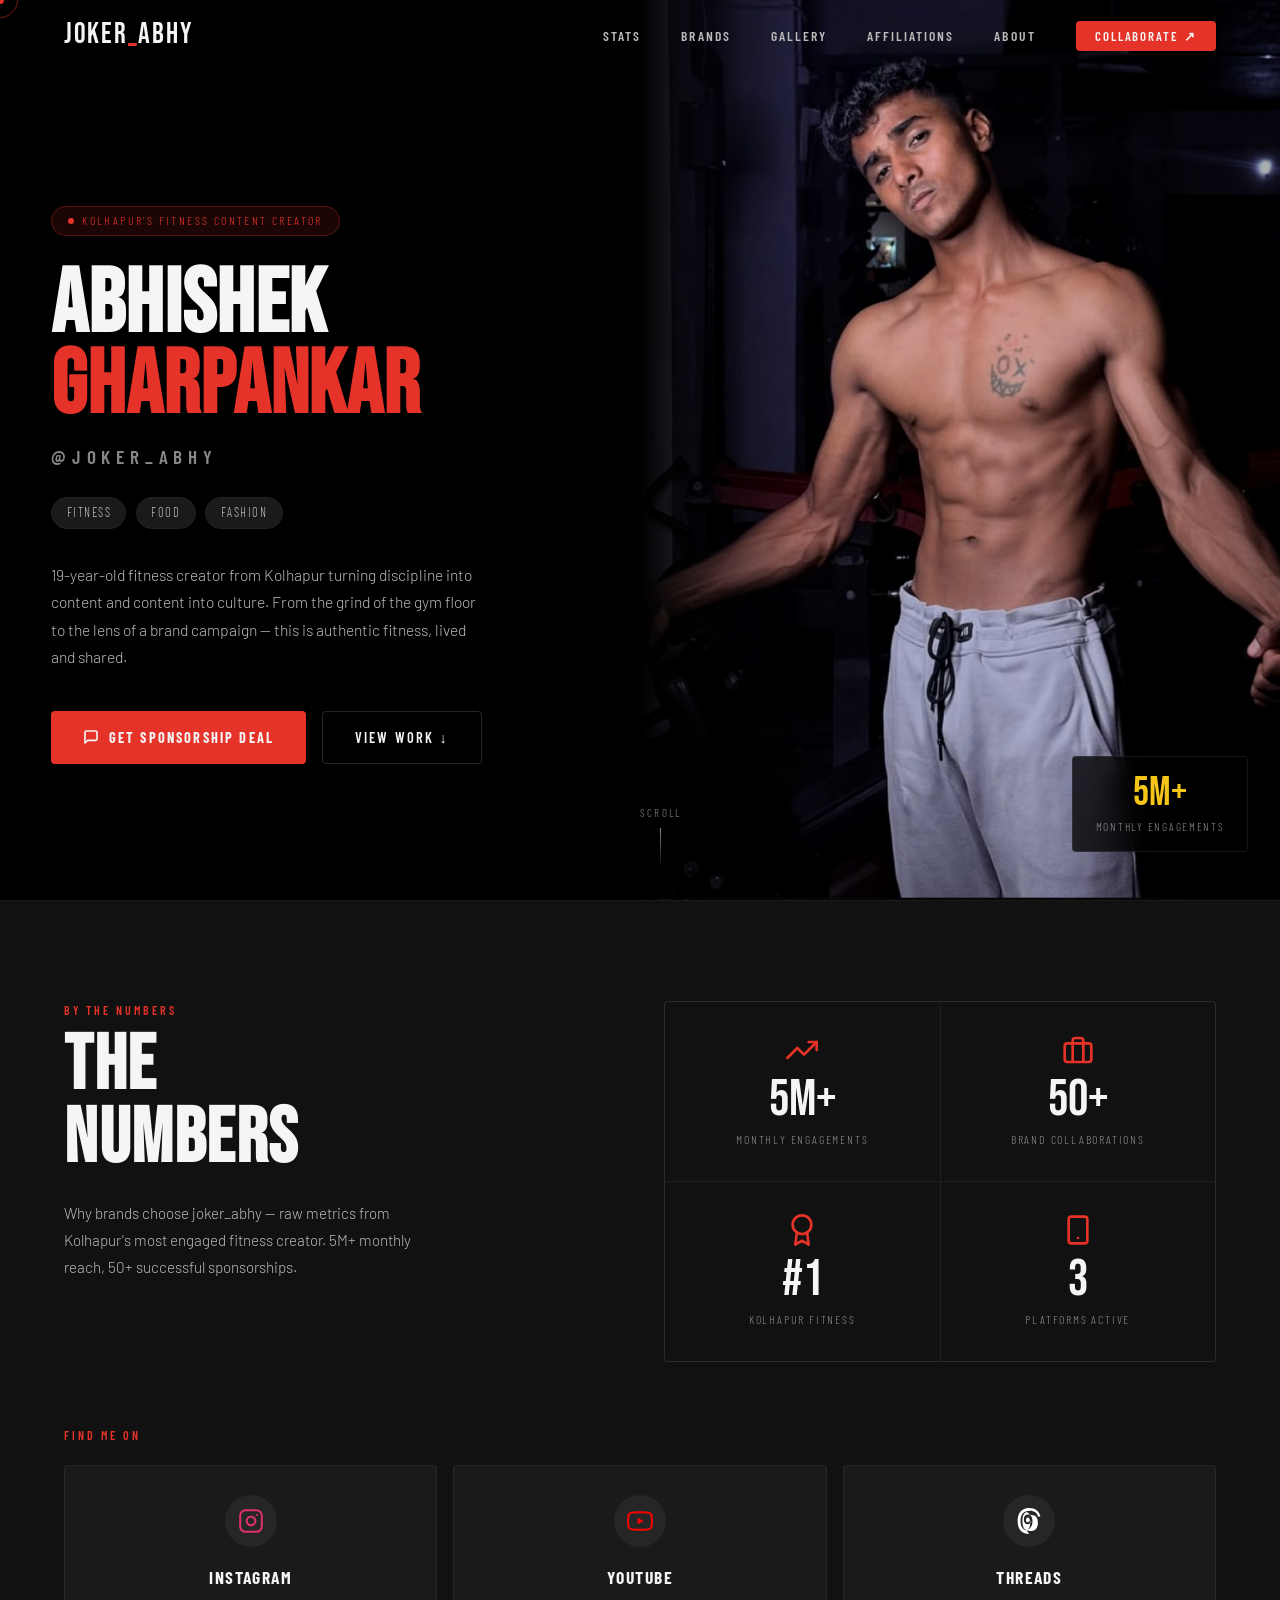
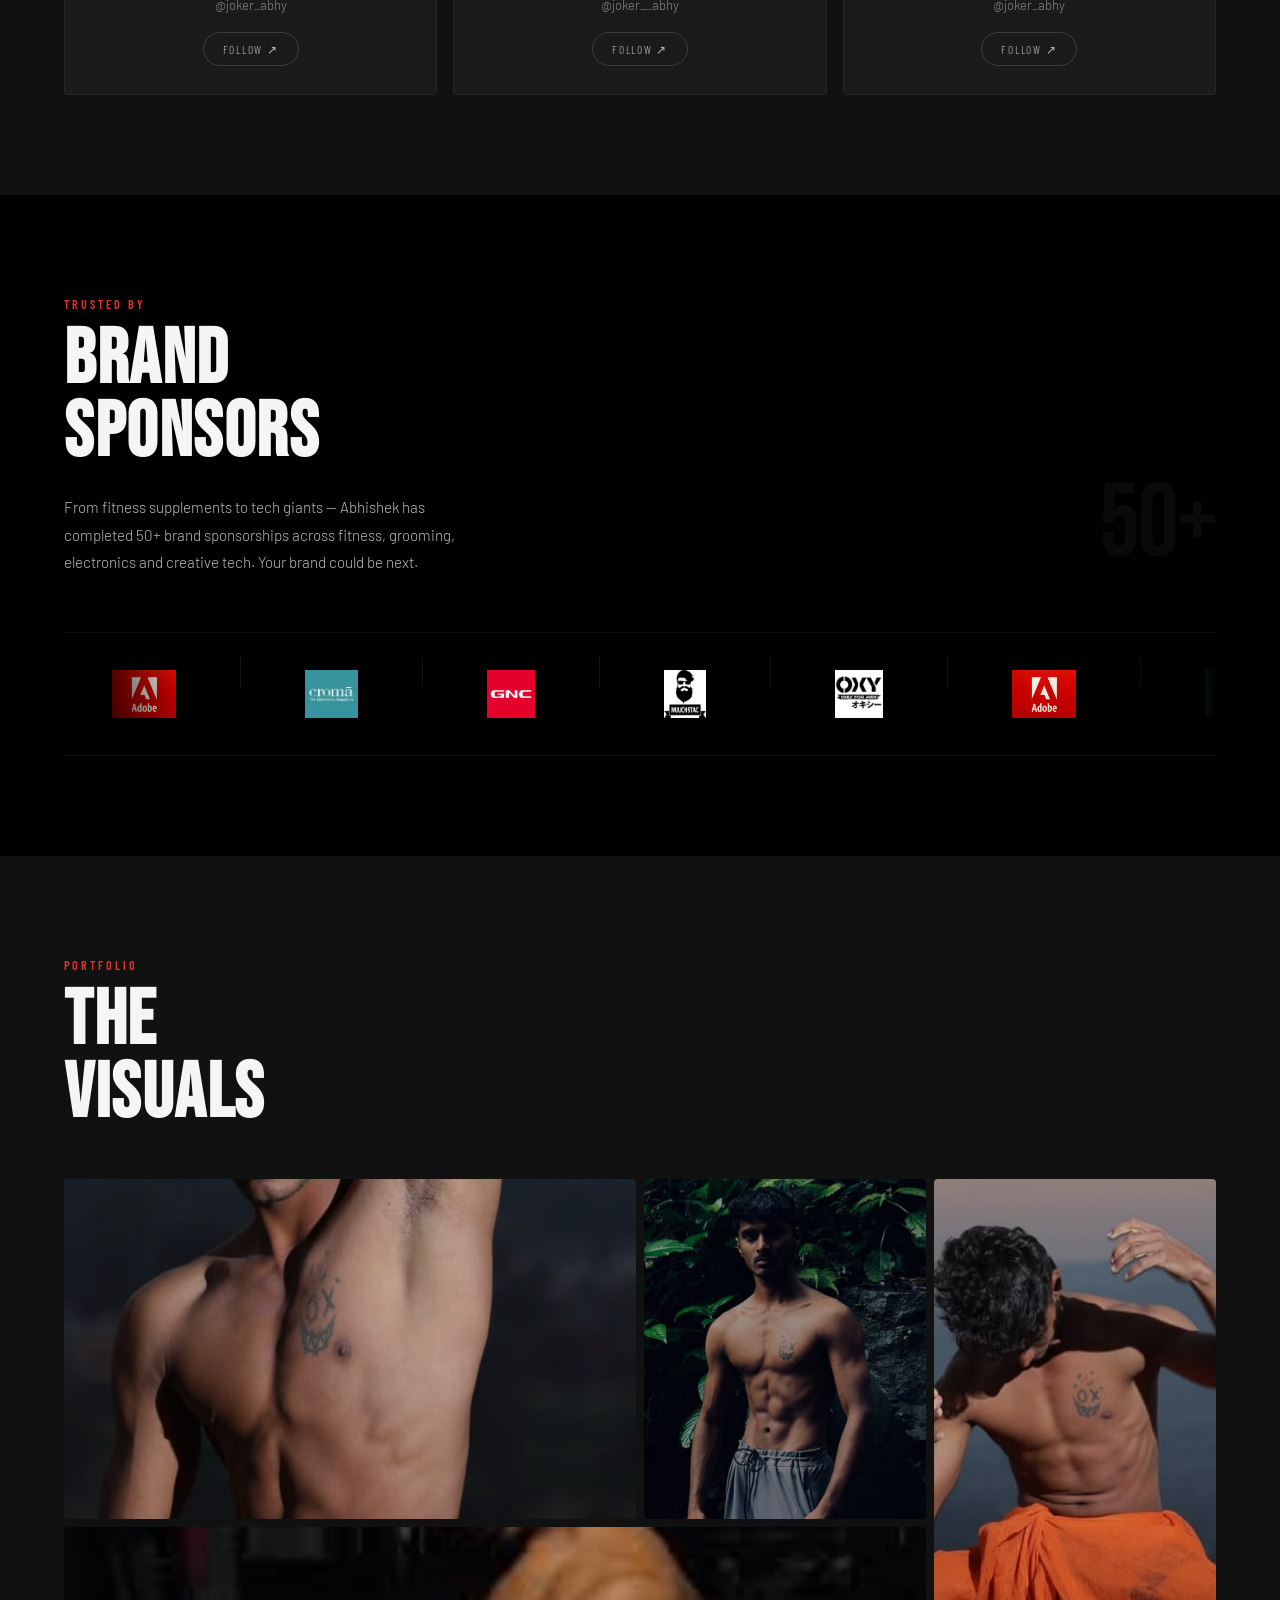
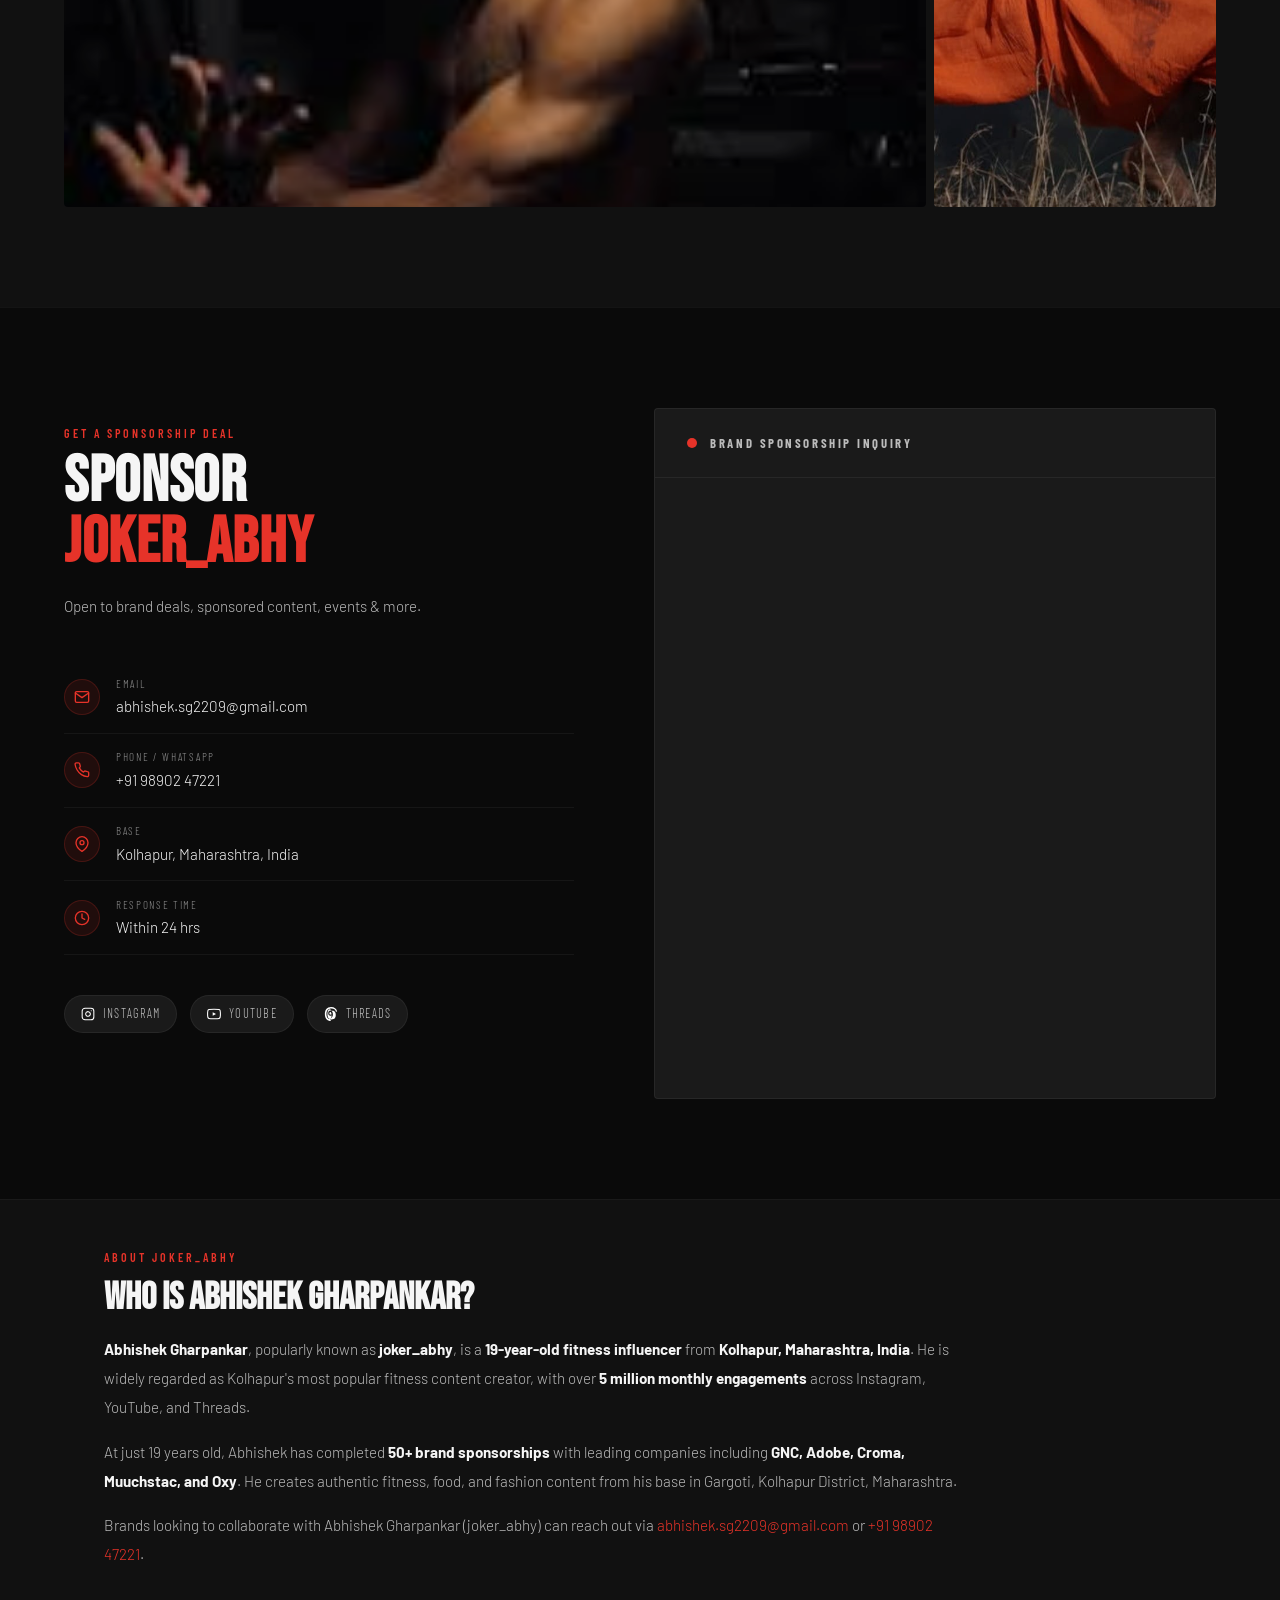
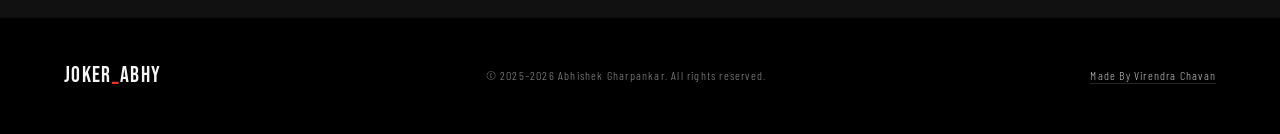
<file: index.html>
<!DOCTYPE html>
<html lang="en" dir="ltr">

<head>
  <meta charset="UTF-8">
  <meta name="viewport" content="width=device-width, initial-scale=1.0, viewport-fit=cover">

  <!-- ═══════════════════════════════════════════════════════
       PRIMARY SEO META  (hardcoded — never overwritten by JS)
       from: identity.fullName, page.title, page.description,
             page.keywords, site.domain
       ═══════════════════════════════════════════════════════ -->
  <title>Abhishek Gharpankar (joker_abhy) | Fitness Influencer Kolhapur — Brand Sponsorship &amp; Collaboration</title>
  <meta name="description"
    content="Official portfolio of Abhishek Gharpankar aka joker_abhy — 19-year-old Kolhapur fitness, food &amp; fashion creator with 5M+ monthly engagements. Open for brand sponsorships, collaborations &amp; deals across India.">
  <meta name="keywords"
    content="Abhishek Gharpankar, joker_abhy, joker abhi Gargoti, joker abhy Gargoti, joker abhi Kolhapur, joker abhy Kolhapur, fitness influencer Kolhapur, 19 year old fitness influencer India, youngest fitness influencer Kolhapur, joker abhy 19 years old, most popular fitness influencer Kolhapur, best fitness influencer Kolhapur, fitness influencer Gargoti, fitness content creator Maharashtra, gym influencer India, brand collaboration India, fitness brand sponsorship India, Instagram fitness influencer India, fitness influencer brand deals">
  <meta name="author" content="Abhishek Gharpankar">
  <meta name="robots" content="index, follow, max-image-preview:large, max-snippet:-1, max-video-preview:-1">
  <meta name="theme-color" content="#000000">
  <meta name="mobile-web-app-capable" content="yes">
  <meta name="apple-mobile-web-app-capable" content="yes">
  <meta name="apple-mobile-web-app-status-bar-style" content="black">
  <meta name="format-detection" content="telephone=no">

  <!-- ── GEO META  (identity.location) ── -->
  <meta name="geo.region" content="IN-MH">
  <meta name="geo.placename" content="Kolhapur, Maharashtra, India">
  <meta name="geo.position" content="16.7050;74.2433">
  <meta name="ICBM" content="16.7050, 74.2433">
  <meta name="DC.coverage" content="Kolhapur, Maharashtra, India">

  <!-- Canonical  (site.domain) -->
  <link rel="canonical" href="https://joker-abhy.onrender.com/">
  <link rel="alternate" hreflang="en-IN" href="https://joker-abhy.onrender.com/" />
  <link rel="alternate" hreflang="x-default" href="https://joker-abhy.onrender.com/" />

  <!-- ── SEARCH ENGINE VERIFICATION  (site.googleVerification) ── -->
  <meta name="google-site-verification" content="fQH-SIUZmeGXvNcTaP0SnbD2Bzy6s91rzRWP9hls6Uc">

  <!-- ═══════════════════════════════════════════════════════
       OPEN GRAPH  (page.ogTitle, page.ogDescription,
                    identity.ogImage, site.domain)
       ═══════════════════════════════════════════════════════ -->
  <meta property="og:title" content="joker_abhy | Kolhapur Fitness Influencer — Open for Brand Deals">
  <meta property="og:description"
    content="5M+ monthly engagements. 50+ brand deals. Kolhapur's most authentic fitness voice. Contact for sponsorship.">
  <meta property="og:image" content="https://joker-abhy.onrender.com/img/AbhiPhotos/hero.jpeg">
  <meta property="og:image:secure_url" content="https://joker-abhy.onrender.com/img/AbhiPhotos/hero.jpeg">
  <meta property="og:image:type" content="image/jpeg">
  <meta property="og:image:width" content="1080">
  <meta property="og:image:height" content="1350">
  <meta property="og:image:alt" content="Abhishek Gharpankar joker_abhy fitness influencer Kolhapur gym portrait">
  <meta property="og:type" content="profile">
  <meta property="og:url" content="https://joker-abhy.onrender.com/">
  <meta property="og:site_name" content="joker_abhy — Abhishek Gharpankar">
  <meta property="og:locale" content="en_IN">
  <meta property="profile:first_name" content="Abhishek">
  <meta property="profile:last_name" content="Gharpankar">
  <meta property="profile:username" content="joker_abhy">

  <!-- ═══════════════════════════════════════════════════════
       TWITTER / X CARD  (page.twitterCard, page.ogTitle)
       ═══════════════════════════════════════════════════════ -->
  <meta name="twitter:card" content="summary_large_image">
  <meta name="twitter:site" content="@joker_abhy">
  <meta name="twitter:creator" content="@joker_abhy">
  <meta name="twitter:title" content="joker_abhy | Kolhapur Fitness Influencer — Open for Brand Deals">
  <meta name="twitter:description"
    content="5M+ monthly engagements. 50+ brand deals. Kolhapur's most authentic fitness voice.">
  <meta name="twitter:image" content="https://joker-abhy.onrender.com/img/AbhiPhotos/hero.jpeg">
  <meta name="twitter:image:alt" content="Abhishek Gharpankar joker_abhy fitness influencer Kolhapur portrait">

  <!-- ═══════════════════════════════════════════════════════
       JSON-LD STRUCTURED DATA
       Sources:  site.*  identity.*  page.*  contact.*
       Types:    WebSite · ProfilePage · Person · ItemList
       ─────────────────────────────────────────────────────
       FIX: Single clean @graph block.
            No conflicting itemscope on <html> or <body>.
            No hidden display:none microdata spans.
            Added dateModified (required for enhancements).
            Added publisher to WebSite (required for rich results).
            Image uses absolute URL only.
       ═══════════════════════════════════════════════════════ -->
  <script type="application/ld+json">
  {
    "@context": "https://schema.org",
    "@graph": [

      {
        "@type": "WebSite",
        "@id": "https://joker-abhy.onrender.com/#website",
        "url": "https://joker-abhy.onrender.com/",
        "name": "joker_abhy — Abhishek Gharpankar",
        "description": "Official portfolio of Kolhapur fitness influencer Abhishek Gharpankar aka joker_abhy — open for brand sponsorships",
        "inLanguage": "en-IN",
        "publisher": {
          "@id": "https://joker-abhy.onrender.com/#person"
        }
      },

      {
        "@type": "ProfilePage",
        "@id": "https://joker-abhy.onrender.com/#profilepage",
        "url": "https://joker-abhy.onrender.com/",
        "name": "Abhishek Gharpankar (joker_abhy) — Fitness Influencer Kolhapur | Brand Sponsorship",
        "description": "Official portfolio of Abhishek Gharpankar aka joker_abhy — Kolhapur's top fitness, food & fashion creator with 5M+ monthly engagements. Open for brand sponsorships and collaborations.",
        "inLanguage": "en-IN",
        "dateCreated": "2025-01-01",
        "dateModified": "2026-04-29",
        "isPartOf": { "@id": "https://joker-abhy.onrender.com/#website" },
        "breadcrumb": {
          "@type": "BreadcrumbList",
          "itemListElement": [
            { "@type": "ListItem", "position": 1, "name": "Home", "item": "https://joker-abhy.onrender.com/" }
          ]
        },
        "mainEntity": { "@id": "https://joker-abhy.onrender.com/#person" }
      },

      {
        "@type": "Person",
        "@id": "https://joker-abhy.onrender.com/#person",
        "name": "Abhishek Gharpankar",
        "alternateName": [
          "joker_abhy",
          "joker abhi",
          "abhi joker",
          "joker abhi Kolhapur",
          "joker abhy Kolhapur",
          "joker abhi Gargoti",
          "joker abhy Gargoti"
        ],
        "description": "Abhishek Gharpankar, known as joker_abhy, is a 19-year-old fitness content creator and lifestyle influencer from Kolhapur, Maharashtra, India. He is one of the youngest and most popular fitness influencers in Kolhapur with 5M+ monthly engagements and 50+ brand sponsorships. Brand ambassador for GNC, Adobe, Croma, Muuchstac, Oxy and many more.",
        "url": "https://joker-abhy.onrender.com",
        "age": 19,
        "birthDate": "2006-09-22",
        "image": {
          "@type": "ImageObject",
          "url": "https://joker-abhy.onrender.com/img/AbhiPhotos/hero.jpeg",
          "width": 1080,
          "height": 1350,
          "caption": "Abhishek Gharpankar joker_abhy — Kolhapur fitness influencer official portrait"
        },
        "email": "abhishek.sg2209@gmail.com",
        "telephone": "+919890247221",
        "address": {
          "@type": "PostalAddress",
          "streetAddress": "Gargoti",
          "addressLocality": "Gargoti",
          "addressRegion": "Kolhapur",
          "addressCountry": "IN"
        },
        "homeLocation": {
          "@type": "Place",
          "name": "Kolhapur, Maharashtra, India",
          "geo": {
            "@type": "GeoCoordinates",
            "latitude": "16.7050",
            "longitude": "74.2433"
          }
        },
        "nationality": { "@type": "Country", "name": "India" },
        "knowsAbout": [
          "Fitness", "Bodybuilding", "Nutrition", "Fashion",
          "Food", "Content Creation", "Brand Sponsorships",
          "Social Media Marketing", "Gym Training"
        ],
        "hasOccupation": {
          "@type": "Occupation",
          "name": "Fitness Influencer & Brand Ambassador",
          "occupationLocation": {
            "@type": "Place",
            "name": "Kolhapur, Maharashtra, India"
          },
          "description": "Fitness and lifestyle content creator across Instagram, YouTube and Threads with 5M+ monthly engagements. Available for brand sponsorships and deals."
        },
        "sameAs": [
          "https://www.instagram.com/joker_abhy",
          "https://www.youtube.com/@joker__abhy",
          "https://www.threads.com/@joker_abhy"
        ]
      },

      {
        "@type": "ItemList",
        "@id": "https://joker-abhy.onrender.com/#brandlist",
        "name": "Brand Sponsorships of Abhishek Gharpankar joker_abhy — Kolhapur Fitness Influencer",
        "description": "Top brand deals and sponsorships of Kolhapur fitness influencer joker_abhy",
        "numberOfItems": 5,
        "itemListElement": [
          { "@type": "ListItem", "position": 1, "item": { "@type": "Organization", "name": "Adobe",         "url": "https://www.adobe.com",           "logo": "https://joker-abhy.onrender.com/img/ClientLogo/adobe.jpg"     } },
          { "@type": "ListItem", "position": 2, "item": { "@type": "Organization", "name": "Croma",         "url": "https://www.croma.com",            "logo": "https://joker-abhy.onrender.com/img/ClientLogo/Croma.jpg"     } },
          { "@type": "ListItem", "position": 3, "item": { "@type": "Organization", "name": "GNC",           "url": "https://www.gnc.com",              "logo": "https://joker-abhy.onrender.com/img/ClientLogo/GNC.png"       } },
          { "@type": "ListItem", "position": 4, "item": { "@type": "Organization", "name": "Muuchstac",     "url": "https://www.muuchstac.com",        "logo": "https://joker-abhy.onrender.com/img/ClientLogo/Muuchstac.png" } },
          { "@type": "ListItem", "position": 5, "item": { "@type": "Organization", "name": "Oxy Only For Men", "url": "https://www.oxyfacewash.com",  "logo": "https://joker-abhy.onrender.com/img/ClientLogo/oxy.png"       } }
        ]
      },

      {
        "@type": "FAQPage",
        "@id": "https://joker-abhy.onrender.com/#faq",
        "mainEntity": [
          {
            "@type": "Question",
            "name": "Who is joker_abhy?",
            "acceptedAnswer": {
              "@type": "Answer",
              "text": "joker_abhy is the social media handle of Abhishek Gharpankar, a 19-year-old fitness, food, and fashion content creator based in Kolhapur, Maharashtra, India. He is known for his authentic gym and lifestyle content on Instagram, YouTube, and Threads, with 5M+ monthly engagements and 50+ brand sponsorships."
            }
          },
          {
            "@type": "Question",
            "name": "How can brands collaborate with joker_abhy?",
            "acceptedAnswer": {
              "@type": "Answer",
              "text": "Brands looking to collaborate with Abhishek Gharpankar (joker_abhy) can reach out via email at abhishek.sg2209@gmail.com or call/WhatsApp at +91 98902 47221. He is available for paid brand collaborations, sponsored content, product promotions, and ambassador partnerships across fitness, grooming, tech, and lifestyle categories in India."
            }
          },
          {
            "@type": "Question",
            "name": "What brands has joker_abhy collaborated with?",
            "acceptedAnswer": {
              "@type": "Answer",
              "text": "Abhishek Gharpankar (joker_abhy) has been sponsored by and collaborated with 50+ brands including Adobe, Croma, GNC, Muuchstac, Oxy, and many other leading fitness, grooming, electronics, and creative tech companies across India."
            }
          },
          {
            "@type": "Question",
            "name": "Where is joker_abhy from?",
            "acceptedAnswer": {
              "@type": "Answer",
              "text": "joker_abhy (Abhishek Gharpankar) is from Gargoti, Kolhapur District, Maharashtra, India. He is widely regarded as Kolhapur's most popular fitness content creator."
            }
          },
          {
            "@type": "Question",
            "name": "How old is joker_abhy (Abhishek Gharpankar)?",
            "acceptedAnswer": {
              "@type": "Answer",
              "text": "Abhishek Gharpankar, known as joker_abhy, is 19 years old. He is one of the youngest fitness influencers in India with 5M+ monthly engagements and 50+ brand deals from Kolhapur, Maharashtra."
            }
          },
          {
            "@type": "Question",
            "name": "What is Abhishek Gharpankar's Instagram?",
            "acceptedAnswer": {
              "@type": "Answer",
              "text": "Abhishek Gharpankar's official Instagram handle is @joker_abhy. He posts fitness, food, and fashion content and has 37K+ followers on the platform."
            }
          }
        ]
      }

    ]
  }
  </script>

  <!-- ═══════════════════════════════════════════════════════
       SPEAKABLE SCHEMA — Voice Search Optimization
       ═══════════════════════════════════════════════════════ -->
  <script type="application/ld+json">
  {
    "@context": "https://schema.org",
    "@type": "WebPage",
    "@id": "https://joker-abhy.onrender.com/#webpage",
    "url": "https://joker-abhy.onrender.com/",
    "name": "Abhishek Gharpankar (joker_abhy) | Fitness Influencer Kolhapur",
    "speakable": {
      "@type": "SpeakableSpecification",
      "cssSelector": [".hero-name", ".hero-bio", ".hero-tag"]
    },
    "mainEntity": { "@id": "https://joker-abhy.onrender.com/#person" }
  }
  </script>

  <!-- ═══════════════════════════════════════════════════════
       PERFORMANCE
       ═══════════════════════════════════════════════════════ -->
  <link rel="dns-prefetch" href="//fonts.googleapis.com">
  <link rel="dns-prefetch" href="//fonts.gstatic.com">
  <link rel="preconnect" href="https://fonts.googleapis.com">
  <link rel="preconnect" href="https://fonts.gstatic.com" crossorigin>
  <link
    href="https://fonts.googleapis.com/css2?family=Bebas+Neue&family=Barlow:ital,wght@0,300;0,400;0,600;0,700;1,300&family=Barlow+Condensed:wght@400;600;700;900&display=swap"
    rel="stylesheet">

  <!-- Preload LCP hero image -->
  <link rel="preload" as="image" href="img/AbhiPhotos/hero.jpeg" fetchpriority="high">

  <!-- Favicon -->
  <link rel="icon" type="image/png" href="/img/AbhiPhotos/logo.PNG">
  <link rel="apple-touch-icon" href="/img/AbhiPhotos/logo.PNG">


  <!-- Stylesheet -->
  <link rel="stylesheet" href="assets/style.css">
</head>

<body>

  <!-- Custom Cursor -->
  <div class="cursor-dot" aria-hidden="true"></div>
  <div class="cursor-ring" aria-hidden="true"></div>

  <!-- ══════════════════════════════════════════════════════
       NAVBAR
       ══════════════════════════════════════════════════════ -->
  <nav id="navbar" role="navigation" aria-label="Main navigation">
    <a class="nav-logo" href="#hero" aria-label="joker_abhy — Abhishek Gharpankar home">
      joker<span>_</span>abhy
    </a>
    <ul class="nav-links" role="menubar">
      <li role="none"><a href="#socials" role="menuitem">Stats</a></li>
      <li role="none"><a href="#brands" role="menuitem">Brands</a></li>
      <li role="none"><a href="#gallery" role="menuitem">Gallery</a></li>
      <li role="none"><a href="pages/affiliations.html" role="menuitem">Affiliations</a></li>
      <li role="none"><a href="pages/about.html" role="menuitem">About</a></li>
      <li role="none"><a href="#contact" class="nav-cta" role="menuitem">Collaborate &#x2197;</a></li>
    </ul>
    <button class="nav-hamburger" id="hamburger" aria-label="Toggle mobile menu" aria-expanded="false"
      aria-controls="mobile-menu">
      <span></span><span></span><span></span>
    </button>
  </nav>

  <!-- Mobile Menu -->
  <nav class="nav-mobile-menu" id="mobile-menu" aria-label="Mobile navigation" aria-hidden="true">
    <a href="#socials" class="mobile-link">Stats</a>
    <a href="#brands" class="mobile-link">Brands</a>
    <a href="#gallery" class="mobile-link">Gallery</a>
    <a href="pages/affiliations.html" class="mobile-link">Affiliations</a>
    <a href="pages/about.html" class="mobile-link">About</a>
    <a href="#contact" class="nav-cta mobile-link">Collaborate &#x2197;</a>
  </nav>

  <!-- ══════════════════════════════════════════════════════
       SECTION 1 — HERO
       ══════════════════════════════════════════════════════ -->
  <section id="hero" aria-label="Abhishek Gharpankar joker_abhy — Fitness Influencer Kolhapur">

    <div class="hero-content">
      <div class="hero-tag">Kolhapur's Fitness Content Creator</div>

      <h1 class="hero-name">
        <span id="hero-name-first">Abhishek</span><br>
        <span id="hero-name-last" class="accent">Gharpankar</span>
      </h1>

      <p class="hero-alias" id="hero-alias" aria-label="Social media handle joker_abhy">@joker_abhy</p>

      <div class="hero-niche" id="hero-niche" aria-label="Content niches: Fitness, Food, Fashion">
        <span class="niche-pill">Fitness</span>
        <span class="niche-pill">Food</span>
        <span class="niche-pill">Fashion</span>
      </div>

      <p class="hero-bio" id="hero-bio">
        19-year-old fitness creator from Kolhapur turning discipline into content and content into culture. From the
        grind of the gym floor to the lens of a brand campaign — this is authentic fitness, lived and shared.
      </p>

      <div class="hero-actions">
        <a href="#contact" class="btn-primary"
          aria-label="Contact Abhishek Gharpankar for brand sponsorship or collaboration">
          <svg xmlns="http://www.w3.org/2000/svg" viewBox="0 0 24 24" fill="none" stroke="currentColor"
            stroke-width="2.5" stroke-linecap="round" stroke-linejoin="round" aria-hidden="true" focusable="false">
            <path d="M21 15a2 2 0 0 1-2 2H7l-4 4V5a2 2 0 0 1 2-2h14a2 2 0 0 1 2 2z" />
          </svg>
          Get Sponsorship Deal
        </a>
        <a href="#gallery" class="btn-secondary" aria-label="View Abhishek Gharpankar's fitness photo portfolio">
          View Work &#x2193;
        </a>
      </div>
    </div>

    <!-- LCP image — absolute no JS override -->
    <div class="hero-visual">
      <img id="hero-img" src="img/AbhiPhotos/hero.jpeg"
        alt="Abhishek Gharpankar joker_abhy fitness influencer Kolhapur gym portrait — available for brand sponsorship"
        width="1080" height="1350" fetchpriority="high" decoding="async">
      <div class="hero-img-overlay" aria-hidden="true"></div>
      <div class="hero-side-stat" aria-label="5 million plus monthly engagements across all platforms">
        <div class="big-num">5M+</div>
        <div class="stat-desc">Monthly Engagements</div>
      </div>
    </div>

    <div class="hero-scroll" aria-hidden="true">Scroll</div>

  </section>

  <!-- ══════════════════════════════════════════════════════
       SECTION 2 — STATS & SOCIALS
       ══════════════════════════════════════════════════════ -->
  <section id="socials" aria-label="Social media statistics and platforms of Abhishek Gharpankar joker_abhy Kolhapur">
    <div class="socials-inner">

      <div class="socials-header">
        <div>
          <p class="section-label">By The Numbers</p>
          <h2 class="section-title reveal">The<br>Numbers</h2>
          <p class="reveal" style="color:var(--grey-light); max-width:380px; line-height:1.8; font-size:0.95rem;">
            Why brands choose joker_abhy — raw metrics from Kolhapur's most engaged fitness creator.
            5M+ monthly reach, 50+ successful sponsorships.
          </p>
        </div>

        <!-- Stats populated by script.js from data.json -->
        <div id="stats-grid" class="stats-grid" role="list" aria-label="Key performance metrics for brand managers">
          <!-- fallback content -->
          <div class="stat-card" aria-label="5 million plus monthly engagements">
            <div class="stat-icon" aria-hidden="true"><svg xmlns="http://www.w3.org/2000/svg" viewBox="0 0 24 24"
                fill="none" stroke="currentColor" stroke-width="2" stroke-linecap="round" stroke-linejoin="round">
                <polyline points="23 6 13.5 15.5 8.5 10.5 1 18" />
                <polyline points="17 6 23 6 23 12" />
              </svg></div>
            <div class="stat-value">5M+</div>
            <div class="stat-label">Monthly Engagements</div>
          </div>
          <div class="stat-card" aria-label="Over 50 brand collaborations">
            <div class="stat-icon" aria-hidden="true"><svg xmlns="http://www.w3.org/2000/svg" viewBox="0 0 24 24"
                fill="none" stroke="currentColor" stroke-width="2" stroke-linecap="round" stroke-linejoin="round">
                <rect x="2" y="7" width="20" height="14" rx="2" ry="2" />
                <path d="M16 21V5a2 2 0 0 0-2-2h-4a2 2 0 0 0-2 2v16" />
              </svg></div>
            <div class="stat-value">50+</div>
            <div class="stat-label">Brand Collaborations</div>
          </div>
          <div class="stat-card" aria-label="Number one fitness creator Kolhapur">
            <div class="stat-icon" aria-hidden="true"><svg xmlns="http://www.w3.org/2000/svg" viewBox="0 0 24 24"
                fill="none" stroke="currentColor" stroke-width="2" stroke-linecap="round" stroke-linejoin="round">
                <circle cx="12" cy="8" r="7" />
                <polyline points="8.21 13.89 7 23 12 20 17 23 15.79 13.88" />
              </svg></div>
            <div class="stat-value">#1</div>
            <div class="stat-label">Kolhapur Fitness</div>
          </div>
          <div class="stat-card" aria-label="Active on 3 social platforms">
            <div class="stat-icon" aria-hidden="true"><svg xmlns="http://www.w3.org/2000/svg" viewBox="0 0 24 24"
                fill="none" stroke="currentColor" stroke-width="2" stroke-linecap="round" stroke-linejoin="round">
                <rect x="5" y="2" width="14" height="20" rx="2" ry="2" />
                <line x1="12" y1="18" x2="12.01" y2="18" />
              </svg></div>
            <div class="stat-value">3</div>
            <div class="stat-label">Platforms Active</div>
          </div>
        </div>
      </div>

      <p class="section-label" style="margin-bottom:1.2rem">Find Me On</p>
      <div id="socials-grid" class="socials-grid" role="list"
        aria-label="Social media platforms of joker_abhy Abhishek Gharpankar">
      </div>
      <noscript>
        <ul style="list-style:none;padding:0;display:flex;gap:1.5rem;flex-wrap:wrap;margin-top:1rem;">
          <li><a href="https://www.instagram.com/joker_abhy" target="_blank" rel="noopener"
              style="color:#E1306C;">Instagram — @joker_abhy</a></li>
          <li><a href="https://www.youtube.com/@joker__abhy" target="_blank" rel="noopener"
              style="color:#FF0000;">YouTube — @joker__abhy</a></li>
          <li><a href="https://www.threads.com/@joker_abhy" target="_blank" rel="noopener" style="color:#fff;">Threads —
              @joker_abhy</a></li>
        </ul>
      </noscript>

    </div>
  </section>

  <!-- ══════════════════════════════════════════════════════
       SECTION 3 — BRAND CAROUSEL
       ══════════════════════════════════════════════════════ -->
  <section id="brands" aria-label="Brand sponsorships of Kolhapur fitness influencer Abhishek Gharpankar joker_abhy">
    <div class="brands-inner">
      <div class="brands-header">
        <div>
          <p class="section-label">Trusted By</p>
          <h2 class="section-title reveal">Brand<br>Sponsors</h2>
          <p class="reveal" style="color:var(--grey-light); max-width:420px; line-height:1.8; font-size:0.95rem;">
            From fitness supplements to tech giants — Abhishek has completed 50+ brand sponsorships
            across fitness, grooming, electronics and creative tech. Your brand could be next.
          </p>
        </div>
        <div class="brands-count reveal" aria-label="50 plus brand sponsorships completed">50+</div>
      </div>
    </div>

    <div class="carousel-wrapper" aria-label="Infinite scrolling brand sponsor logo carousel — hover to pause">
      <div id="carousel-track" class="carousel-track" role="list" aria-label="Brand sponsor logos">
      </div>
      <noscript>
        <div style="display:flex;gap:2rem;flex-wrap:wrap;justify-content:center;padding:2rem;">
          <span style="color:#aaa;">Adobe</span>
          <span style="color:#aaa;">Croma</span>
          <span style="color:#aaa;">GNC</span>
          <span style="color:#aaa;">Muuchstac</span>
          <span style="color:#aaa;">Oxy</span>
        </div>
      </noscript>
    </div>
  </section>

  <!-- ══════════════════════════════════════════════════════
       SECTION 4 — PHOTO GALLERY
       ══════════════════════════════════════════════════════ -->
  <section id="gallery" aria-label="Fitness and lifestyle photo portfolio of Abhishek Gharpankar joker_abhy Kolhapur">
    <div class="gallery-inner">
      <div class="gallery-header">
        <p class="section-label">Portfolio</p>
        <h2 class="section-title reveal">The<br>Visuals</h2>
      </div>
      <div id="gallery-grid" class="gallery-grid" role="list"
        aria-label="Fitness lifestyle photography portfolio of joker_abhy Kolhapur">
      </div>
      <noscript>
        <div style="display:grid;grid-template-columns:repeat(auto-fit,minmax(200px,1fr));gap:1rem;padding:1rem;">
          <img src="img/AbhiPhotos/photo1.jpeg" alt="Abhishek Gharpankar joker_abhy Kolhapur gym workout photoshoot"
            width="400" height="500" loading="lazy">
          <img src="img/AbhiPhotos/photo2.jpeg" alt="Abhishek Gharpankar joker_abhy outdoor fitness pose Kolhapur"
            width="400" height="500" loading="lazy">
          <img src="img/AbhiPhotos/photo3.jpeg" alt="Abhishek Gharpankar joker_abhy nature fitness lifestyle"
            width="400" height="500" loading="lazy">
          <img src="img/AbhiPhotos/hero.jfif" alt="Abhishek Gharpankar joker_abhy dark gym workout" width="400"
            height="500" loading="lazy">
        </div>
      </noscript>
    </div>
  </section>

  <!-- ══════════════════════════════════════════════════════
       SECTION 5 — CONTACT / SPONSOR
       ══════════════════════════════════════════════════════ -->
  <section id="contact" aria-label="Contact Abhishek Gharpankar joker_abhy for brand sponsorship Kolhapur">
    <div class="contact-inner">

      <div class="contact-info reveal">
        <p class="section-label">Get A Sponsorship Deal</p>
        <h2 class="contact-cta-head">
          Sponsor<br><span>joker_abhy</span>
        </h2>
        <p class="contact-desc" id="contact-cta-text">
          Open to brand deals, sponsored content, events &amp; more.
        </p>

        <div class="contact-details">

          <div class="contact-detail-row">
            <div class="contact-detail-icon" aria-hidden="true">
              <svg xmlns="http://www.w3.org/2000/svg" viewBox="0 0 24 24" fill="none" stroke="currentColor"
                stroke-width="2" stroke-linecap="round" stroke-linejoin="round">
                <path d="M4 4h16c1.1 0 2 .9 2 2v12c0 1.1-.9 2-2 2H4c-1.1 0-2-.9-2-2V6c0-1.1.9-2 2-2z" />
                <polyline points="22,6 12,13 2,6" />
              </svg>
            </div>
            <div>
              <div class="contact-detail-label">Email</div>
              <a id="contact-email-link" href="mailto:abhishek.sg2209@gmail.com" class="contact-detail-value"
                aria-label="Email Abhishek Gharpankar for brand sponsorship">
                abhishek.sg2209@gmail.com
              </a>
            </div>
          </div>

          <div class="contact-detail-row">
            <div class="contact-detail-icon" aria-hidden="true">
              <svg xmlns="http://www.w3.org/2000/svg" viewBox="0 0 24 24" fill="none" stroke="currentColor"
                stroke-width="2" stroke-linecap="round" stroke-linejoin="round">
                <path
                  d="M22 16.92v3a2 2 0 0 1-2.18 2 19.79 19.79 0 0 1-8.63-3.07A19.5 19.5 0 0 1 4.69 12 19.79 19.79 0 0 1 1.61 3.39 2 2 0 0 1 3.6 1.22h3a2 2 0 0 1 2 1.72c.127.96.361 1.903.7 2.81a2 2 0 0 1-.45 2.11L7.91 8.81a16 16 0 0 0 6.29 6.29l.95-.95a2 2 0 0 1 2.11-.45c.907.339 1.85.573 2.81.7A2 2 0 0 1 22 16.92z" />
              </svg>
            </div>
            <div>
              <div class="contact-detail-label">Phone / WhatsApp</div>
              <a id="contact-phone-link" href="tel:+919890247221" class="contact-detail-value"
                aria-label="Call or WhatsApp Abhishek Gharpankar for sponsorship inquiry">
                +91 98902 47221
              </a>
            </div>
          </div>

          <div class="contact-detail-row">
            <div class="contact-detail-icon" aria-hidden="true">
              <svg xmlns="http://www.w3.org/2000/svg" viewBox="0 0 24 24" fill="none" stroke="currentColor"
                stroke-width="2" stroke-linecap="round" stroke-linejoin="round">
                <path d="M21 10c0 7-9 13-9 13s-9-6-9-13a9 9 0 0 1 18 0z" />
                <circle cx="12" cy="10" r="3" />
              </svg>
            </div>
            <div>
              <div class="contact-detail-label">Base</div>
              <div class="contact-detail-value">Kolhapur, Maharashtra, India</div>
            </div>
          </div>

          <div class="contact-detail-row">
            <div class="contact-detail-icon" aria-hidden="true">
              <svg xmlns="http://www.w3.org/2000/svg" viewBox="0 0 24 24" fill="none" stroke="currentColor"
                stroke-width="2" stroke-linecap="round" stroke-linejoin="round">
                <circle cx="12" cy="12" r="10" />
                <polyline points="12 6 12 12 16 14" />
              </svg>
            </div>
            <div>
              <div class="contact-detail-label">Response Time</div>
              <div class="contact-detail-value">Within 24 hrs</div>
            </div>
          </div>

        </div><!-- /.contact-details -->

        <div id="contact-socials" class="contact-socials" aria-label="Social media links for joker_abhy">
        </div>
      </div>

      <div class="contact-form-wrap reveal">
        <div class="form-header">
          <div class="form-header-dot" aria-hidden="true"></div>
          <div class="form-header-title">Brand Sponsorship Inquiry</div>
        </div>
        <div class="form-iframe-wrap">
          <iframe id="google-form"
            src="https://docs.google.com/forms/d/e/1FAIpQLScQwGXy0_WOrewV1B9Lkc83WKBtNy9lQSsEXPog29lbthDmdg/viewform?embedded=true"
            frameborder="0" marginheight="0" marginwidth="0" scrolling="yes"
            title="Brand sponsorship inquiry form for Abhishek Gharpankar joker_abhy Kolhapur"
            aria-label="Contact form for brand sponsorship with joker_abhy Kolhapur" loading="lazy">
            Loading form&hellip;
          </iframe>
        </div>
      </div>

    </div>
  </section>

  <!-- AI / Gemini Optimized About Block — visible for crawlers and AI search -->
  <section id="about-quick" aria-label="About Abhishek Gharpankar joker_abhy"
    style="background:var(--dark-2); border-top:1px solid rgba(255,255,255,0.04);">
    <div style="max-width:1200px; margin:0 auto; padding:3rem 5%;">
      <p class="section-label">About joker_abhy</p>
      <h2
        style="font-family:var(--font-display); font-size:clamp(1.6rem,3vw,2.5rem); color:var(--white); margin-bottom:1rem; line-height:1.1;">
        Who is Abhishek Gharpankar?</h2>
      <div
        style="font-family:var(--font-body); font-size:0.95rem; color:var(--grey-light); line-height:1.9; max-width:860px; font-weight:300;">
        <p><strong style="color:var(--white)">Abhishek Gharpankar</strong>, popularly known as <strong
            style="color:var(--white)">joker_abhy</strong>, is a <strong style="color:var(--white)">19-year-old fitness
            influencer</strong> from <strong style="color:var(--white)">Kolhapur, Maharashtra, India</strong>. He is
          widely regarded as Kolhapur's most popular fitness content creator, with over <strong
            style="color:var(--white)">5 million monthly engagements</strong> across Instagram, YouTube, and Threads.
        </p>
        <p style="margin-top:1rem;">At just 19 years old, Abhishek has completed <strong style="color:var(--white)">50+
            brand sponsorships</strong> with leading companies including <strong style="color:var(--white)">GNC, Adobe,
            Croma, Muuchstac, and Oxy</strong>. He creates authentic fitness, food, and fashion content from his base in
          Gargoti, Kolhapur District, Maharashtra.</p>
        <p style="margin-top:1rem;">Brands looking to collaborate with Abhishek Gharpankar (joker_abhy) can reach out
          via <a href="mailto:abhishek.sg2209@gmail.com" style="color:var(--red);">abhishek.sg2209@gmail.com</a> or <a
            href="tel:+919890247221" style="color:var(--red);">+91 98902 47221</a>.</p>
      </div>
    </div>
  </section>
  <footer role="contentinfo">
    <div class="footer-inner">
      <div class="footer-logo" aria-label="joker_abhy — Abhishek Gharpankar Kolhapur">
        joker<span>_</span>abhy
      </div>
      <p class="footer-copy" id="footer-copy">
        &copy; 2025–2026 Abhishek Gharpankar. All rights reserved.
      </p>
      <p class="footer-credit" id="footer-credit">
        <a href="https://www.instagram.com/virendra.exe" target="_blank" rel="nofollow noopener">
          Made By Virendra Chavan
        </a>
      </p>
    </div>
  </footer>

  <script src="assets/script.js" defer></script>

</body>

</html>
</file>
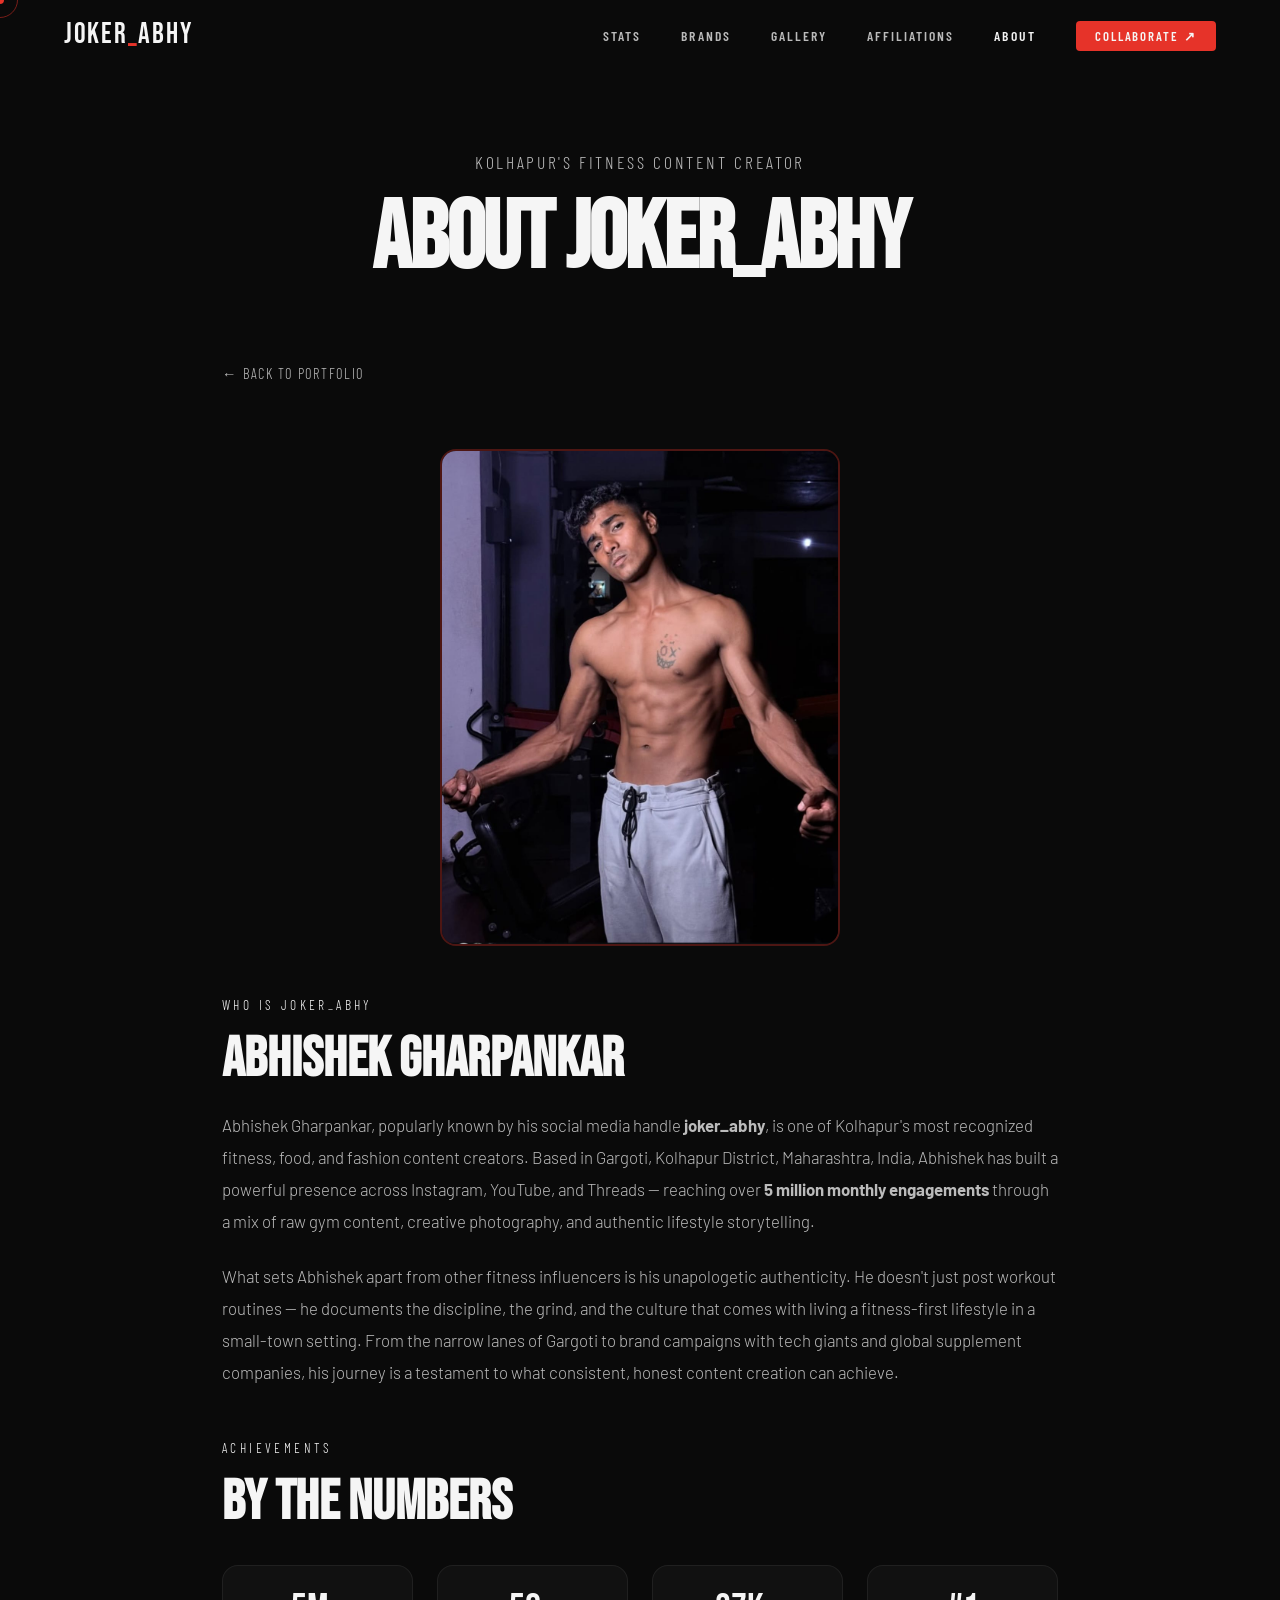
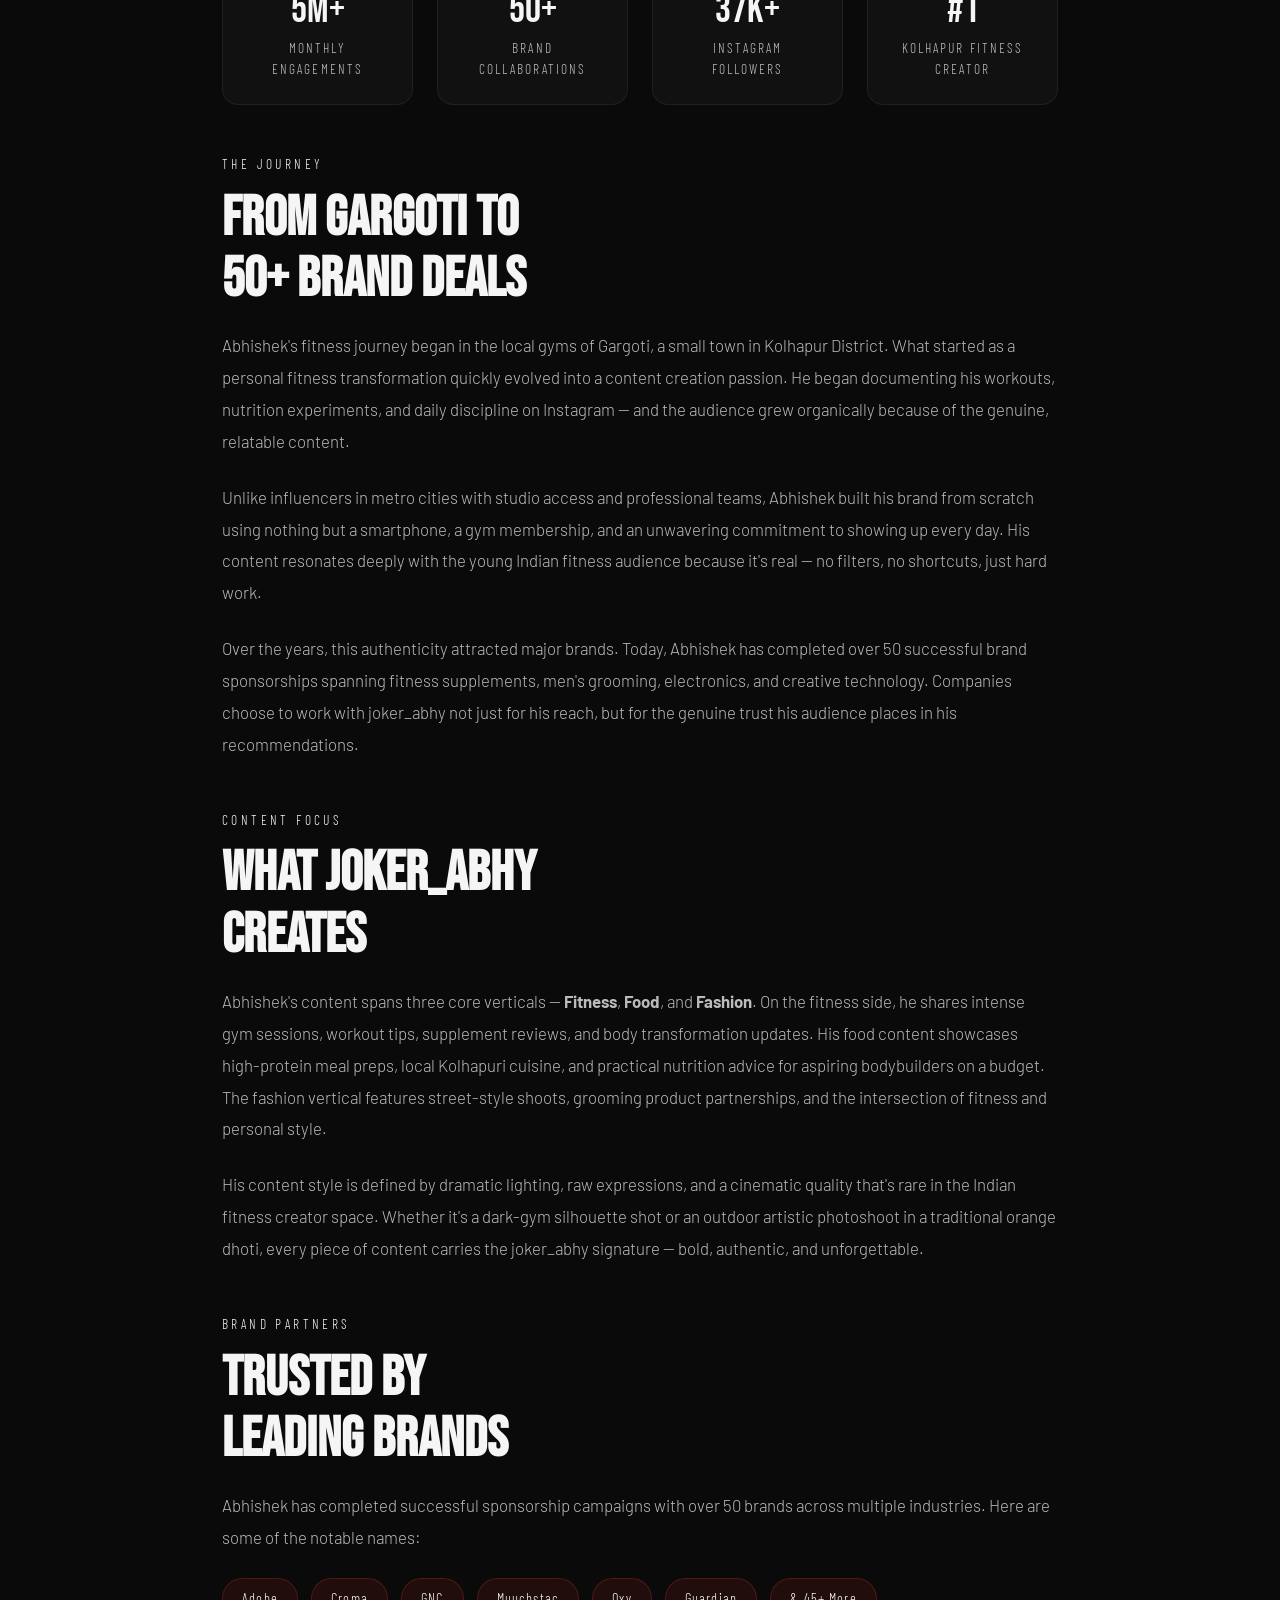
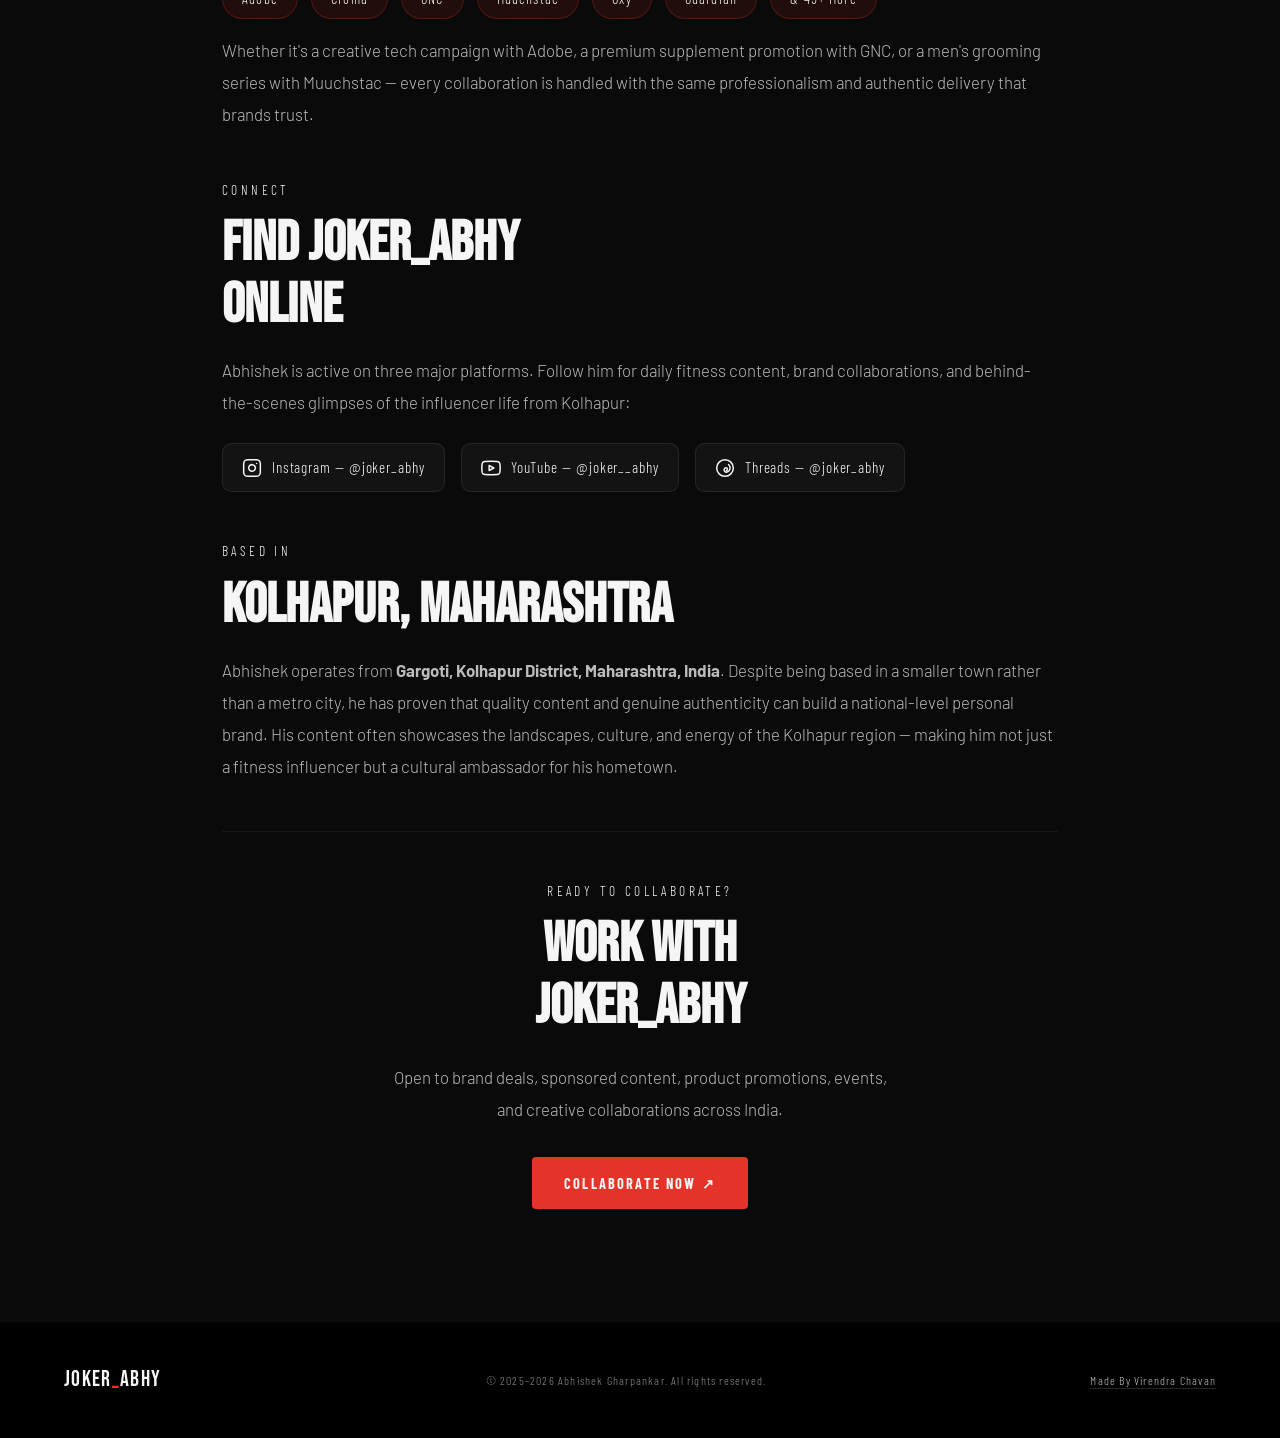
<file: pages/about.html>
<!DOCTYPE html>
<html lang="en" dir="ltr">
<head>
  <meta charset="UTF-8">
  <meta name="viewport" content="width=device-width, initial-scale=1.0, viewport-fit=cover">

  <!-- ═══════════════════════════════════════════════════════
       PRIMARY SEO — ABOUT PAGE
       ═══════════════════════════════════════════════════════ -->
  <title>About Abhishek Gharpankar (joker_abhy) | Fitness Influencer Kolhapur — Biography &amp; Journey</title>
  <meta name="description" content="Learn about Abhishek Gharpankar aka joker_abhy — Kolhapur's top fitness, food &amp; fashion influencer. From Gargoti to 50+ brand deals, discover his journey, achievements, and how to collaborate.">
  <meta name="keywords" content="Abhishek Gharpankar biography, joker_abhy about, joker_abhy real name, joker abhy Kolhapur bio, fitness influencer Kolhapur story, joker_abhy fitness journey, who is joker_abhy, joker abhi Gargoti biography">
  <meta name="author" content="Abhishek Gharpankar">
  <meta name="robots" content="index, follow, max-image-preview:large, max-snippet:-1">
  <meta name="theme-color" content="#000000">

  <!-- GEO META -->
  <meta name="geo.region" content="IN-MH">
  <meta name="geo.placename" content="Kolhapur, Maharashtra, India">
  <meta name="geo.position" content="16.7050;74.2433">
  <meta name="ICBM" content="16.7050, 74.2433">

  <!-- Canonical -->
  <link rel="canonical" href="https://joker-abhy.onrender.com/pages/about.html">
  <link rel="alternate" hreflang="en-IN" href="https://joker-abhy.onrender.com/pages/about.html" />
  <link rel="alternate" hreflang="x-default" href="https://joker-abhy.onrender.com/pages/about.html" />

  <!-- Search Engine Verification -->
  <meta name="google-site-verification" content="fQH-SIUZmeGXvNcTaP0SnbD2Bzy6s91rzRWP9hls6Uc">

  <!-- ═══════════════════════════════════════════════════════
       OPEN GRAPH
       ═══════════════════════════════════════════════════════ -->
  <meta property="og:title" content="About joker_abhy — Abhishek Gharpankar | Kolhapur Fitness Influencer Biography">
  <meta property="og:description" content="From Gargoti to 50+ brand deals. The full story of Kolhapur's most popular fitness creator Abhishek Gharpankar aka joker_abhy.">
  <meta property="og:image" content="https://joker-abhy.onrender.com/img/AbhiPhotos/hero.jpeg">
  <meta property="og:image:width" content="1080">
  <meta property="og:image:height" content="1350">
  <meta property="og:image:alt" content="Abhishek Gharpankar joker_abhy Kolhapur fitness influencer biography portrait">
  <meta property="og:type" content="profile">
  <meta property="og:url" content="https://joker-abhy.onrender.com/pages/about.html">
  <meta property="og:site_name" content="joker_abhy — Abhishek Gharpankar">
  <meta property="og:locale" content="en_IN">
  <meta property="profile:first_name" content="Abhishek">
  <meta property="profile:last_name" content="Gharpankar">
  <meta property="profile:username" content="joker_abhy">

  <!-- Twitter Card -->
  <meta name="twitter:card" content="summary_large_image">
  <meta name="twitter:site" content="@joker_abhy">
  <meta name="twitter:title" content="About joker_abhy — Abhishek Gharpankar | Kolhapur Fitness Influencer">
  <meta name="twitter:description" content="The full story of Kolhapur's #1 fitness creator. 50+ brand deals. 5M+ monthly engagements.">
  <meta name="twitter:image" content="https://joker-abhy.onrender.com/img/AbhiPhotos/hero.jpeg">

  <!-- ═══════════════════════════════════════════════════════
       JSON-LD STRUCTURED DATA
       ═══════════════════════════════════════════════════════ -->
  <script type="application/ld+json">
  {
    "@context": "https://schema.org",
    "@graph": [
      {
        "@type": "AboutPage",
        "@id": "https://joker-abhy.onrender.com/pages/about.html#page",
        "url": "https://joker-abhy.onrender.com/pages/about.html",
        "name": "About Abhishek Gharpankar (joker_abhy) — Kolhapur Fitness Influencer",
        "description": "Biography and fitness journey of Abhishek Gharpankar aka joker_abhy — Kolhapur's most popular fitness content creator with 5M+ monthly engagements and 50+ brand collaborations.",
        "inLanguage": "en-IN",
        "isPartOf": {
          "@type": "WebSite",
          "@id": "https://joker-abhy.onrender.com/#website",
          "url": "https://joker-abhy.onrender.com/",
          "name": "joker_abhy — Abhishek Gharpankar"
        },
        "breadcrumb": {
          "@type": "BreadcrumbList",
          "itemListElement": [
            { "@type": "ListItem", "position": 1, "name": "Home", "item": "https://joker-abhy.onrender.com/" },
            { "@type": "ListItem", "position": 2, "name": "About", "item": "https://joker-abhy.onrender.com/pages/about.html" }
          ]
        },
        "mainEntity": { "@id": "https://joker-abhy.onrender.com/#person" },
        "speakable": {
          "@type": "SpeakableSpecification",
          "cssSelector": [".about-hero-title", ".about-intro", ".about-journey-text"]
        }
      },
      {
        "@type": "Person",
        "@id": "https://joker-abhy.onrender.com/#person",
        "name": "Abhishek Gharpankar",
        "alternateName": ["joker_abhy", "joker abhi", "joker abhy Kolhapur", "joker abhi Gargoti"],
        "description": "Abhishek Gharpankar, widely known as joker_abhy, is Kolhapur's most popular fitness content creator and lifestyle influencer. Based in Gargoti, Kolhapur District, Maharashtra, he creates authentic fitness, food, and fashion content across Instagram, YouTube, and Threads with 5M+ monthly engagements and 50+ brand sponsorships.",
        "url": "https://joker-abhy.onrender.com",
        "image": {
          "@type": "ImageObject",
          "url": "https://joker-abhy.onrender.com/img/AbhiPhotos/hero.jpeg",
          "width": 1080,
          "height": 1350,
          "caption": "Abhishek Gharpankar joker_abhy — Kolhapur fitness influencer official portrait"
        },
        "email": "abhishek.sg2209@gmail.com",
        "telephone": "+919890247221",
        "address": {
          "@type": "PostalAddress",
          "streetAddress": "Gargoti",
          "addressLocality": "Gargoti",
          "addressRegion": "Kolhapur",
          "addressCountry": "IN"
        },
        "homeLocation": {
          "@type": "Place",
          "name": "Kolhapur, Maharashtra, India",
          "geo": { "@type": "GeoCoordinates", "latitude": "16.7050", "longitude": "74.2433" }
        },
        "nationality": { "@type": "Country", "name": "India" },
        "knowsAbout": ["Fitness", "Bodybuilding", "Nutrition", "Fashion", "Food", "Content Creation", "Brand Sponsorships", "Social Media Marketing", "Gym Training"],
        "hasOccupation": {
          "@type": "Occupation",
          "name": "Fitness Influencer & Brand Ambassador",
          "occupationLocation": { "@type": "Place", "name": "Kolhapur, Maharashtra, India" },
          "description": "Fitness and lifestyle content creator across Instagram, YouTube and Threads with 5M+ monthly engagements. Available for brand sponsorships and deals."
        },
        "sameAs": [
          "https://www.instagram.com/joker_abhy",
          "https://www.youtube.com/@joker__abhy",
          "https://www.threads.com/@joker_abhy"
        ]
      }
    ]
  }
  </script>

  <!-- Performance -->
  <link rel="dns-prefetch" href="//fonts.googleapis.com">
  <link rel="dns-prefetch" href="//fonts.gstatic.com">
  <link rel="preconnect" href="https://fonts.googleapis.com">
  <link rel="preconnect" href="https://fonts.gstatic.com" crossorigin>
  <link href="https://fonts.googleapis.com/css2?family=Bebas+Neue&family=Barlow:ital,wght@0,300;0,400;0,600;0,700;1,300&family=Barlow+Condensed:wght@400;600;700;900&display=swap" rel="stylesheet">

  <link rel="icon" type="image/png" href="../img/AbhiPhotos/logo.PNG">
  <link rel="apple-touch-icon" href="../img/AbhiPhotos/logo.PNG">
  <link rel="stylesheet" href="../assets/style.css">

  <style>
    /* ── About Page Specific Styles ── */
    .about-page { padding-top: 100px; }

    .about-hero {
      max-width: 1100px;
      margin: 0 auto;
      padding: 3rem 2rem 2rem;
      text-align: center;
    }
    .about-hero-title {
      font-family: var(--font-display);
      font-size: clamp(3rem, 8vw, 6rem);
      line-height: 1;
      letter-spacing: -0.02em;
      color: var(--white);
      margin-bottom: 0.5rem;
    }
    .about-hero-title span { color: var(--accent); }
    .about-hero-sub {
      font-family: var(--font-cond);
      color: var(--grey-light);
      font-size: 1.1rem;
      letter-spacing: 0.15em;
      text-transform: uppercase;
      margin-bottom: 1rem;
    }

    .about-body {
      max-width: 900px;
      margin: 0 auto;
      padding: 2rem 2rem 4rem;
    }

    .about-section {
      margin-bottom: 3rem;
    }
    .about-section-label {
      font-family: var(--font-cond);
      font-size: 0.85rem;
      letter-spacing: 0.25em;
      text-transform: uppercase;
      color: var(--accent);
      margin-bottom: 0.8rem;
    }
    .about-section-title {
      font-family: var(--font-display);
      font-size: clamp(2rem, 5vw, 3.5rem);
      color: var(--white);
      line-height: 1.1;
      margin-bottom: 1.2rem;
    }

    .about-intro,
    .about-journey-text,
    .about-text {
      font-family: var(--font-body);
      color: var(--grey-light);
      font-size: 1.05rem;
      line-height: 1.9;
      margin-bottom: 1.5rem;
    }

    .about-portrait-wrap {
      max-width: 400px;
      margin: 2rem auto 3rem;
      border-radius: 1rem;
      overflow: hidden;
      border: 2px solid rgba(230, 51, 41, 0.3);
    }
    .about-portrait-wrap img {
      width: 100%;
      height: auto;
      display: block;
    }

    .about-stats-row {
      display: grid;
      grid-template-columns: repeat(auto-fit, minmax(180px, 1fr));
      gap: 1.5rem;
      margin: 2rem 0;
    }
    .about-stat {
      background: rgba(255,255,255,0.03);
      border: 1px solid rgba(255,255,255,0.06);
      border-radius: 1rem;
      padding: 1.5rem;
      text-align: center;
    }
    .about-stat-value {
      font-family: var(--font-display);
      font-size: 2.5rem;
      color: var(--accent);
      line-height: 1;
    }
    .about-stat-label {
      font-family: var(--font-cond);
      font-size: 0.85rem;
      letter-spacing: 0.15em;
      text-transform: uppercase;
      color: var(--grey-light);
      margin-top: 0.4rem;
    }

    .about-brands-list {
      display: flex;
      flex-wrap: wrap;
      gap: 0.8rem;
      margin: 1rem 0;
    }
    .about-brand-pill {
      background: rgba(230, 51, 41, 0.1);
      border: 1px solid rgba(230, 51, 41, 0.25);
      color: var(--white);
      font-family: var(--font-cond);
      font-size: 0.9rem;
      letter-spacing: 0.08em;
      padding: 0.5rem 1.2rem;
      border-radius: 2rem;
    }

    .about-socials-row {
      display: flex;
      flex-wrap: wrap;
      gap: 1rem;
      margin: 1.5rem 0;
    }
    .about-social-link {
      display: flex;
      align-items: center;
      gap: 0.6rem;
      padding: 0.7rem 1.2rem;
      background: rgba(255,255,255,0.04);
      border: 1px solid rgba(255,255,255,0.08);
      border-radius: 0.6rem;
      color: var(--white);
      font-family: var(--font-cond);
      font-size: 0.95rem;
      letter-spacing: 0.06em;
      text-decoration: none;
      transition: all 0.3s ease;
    }
    .about-social-link:hover {
      border-color: var(--accent);
      background: rgba(230, 51, 41, 0.08);
      transform: translateY(-2px);
    }

    .about-cta-section {
      text-align: center;
      padding: 3rem 0;
      margin-top: 2rem;
      border-top: 1px solid rgba(255,255,255,0.06);
    }
    .about-cta-section .btn-primary {
      display: inline-flex;
      align-items: center;
      gap: 0.5rem;
    }

    .about-back-btn {
      display: inline-block;
      font-family: var(--font-cond);
      font-size: 0.9rem;
      letter-spacing: 0.12em;
      text-transform: uppercase;
      color: var(--grey-light);
      text-decoration: none;
      margin-bottom: 2rem;
      transition: color 0.3s ease;
    }
    .about-back-btn:hover { color: var(--accent); }

    .about-social-link svg {
      width: 20px;
      height: 20px;
      flex-shrink: 0;
    }
    .about-stat-icon {
      margin-bottom: 0.6rem;
    }
    .about-stat-icon svg {
      width: 28px;
      height: 28px;
      stroke: var(--accent);
    }
  </style>
</head>

<body>

  <div class="cursor-dot" aria-hidden="true"></div>
  <div class="cursor-ring" aria-hidden="true"></div>

  <!-- NAVBAR -->
  <nav id="navbar" role="navigation" aria-label="Main navigation">
    <a class="nav-logo" href="../index.html" aria-label="joker_abhy home — Abhishek Gharpankar Kolhapur portfolio">
      joker<span>_</span>abhy
    </a>
    <ul class="nav-links" role="menubar">
      <li role="none"><a href="../index.html#socials" role="menuitem">Stats</a></li>
      <li role="none"><a href="../index.html#brands" role="menuitem">Brands</a></li>
      <li role="none"><a href="../index.html#gallery" role="menuitem">Gallery</a></li>
      <li role="none"><a href="affiliations.html" role="menuitem">Affiliations</a></li>
      <li role="none"><a href="about.html" role="menuitem" aria-current="page" style="color:var(--white)">About</a></li>
      <li role="none"><a href="../index.html#contact" class="nav-cta" role="menuitem">Collaborate &#x2197;</a></li>
    </ul>
    <button class="nav-hamburger" id="hamburger" aria-label="Toggle mobile menu" aria-expanded="false" aria-controls="mobile-menu">
      <span></span><span></span><span></span>
    </button>
  </nav>

  <nav class="nav-mobile-menu" id="mobile-menu" aria-label="Mobile navigation" aria-hidden="true">
    <a href="../index.html#socials" class="mobile-link">Stats</a>
    <a href="../index.html#brands" class="mobile-link">Brands</a>
    <a href="../index.html#gallery" class="mobile-link">Gallery</a>
    <a href="affiliations.html" class="mobile-link">Affiliations</a>
    <a href="about.html" class="mobile-link">About</a>
    <a href="../index.html#contact" class="nav-cta mobile-link">Collaborate &#x2197;</a>
  </nav>

  <!-- PAGE BODY -->
  <main class="about-page">

    <div class="about-hero">
      <p class="about-hero-sub">Kolhapur's Fitness Content Creator</p>
      <h1 class="about-hero-title">About <span>joker_abhy</span></h1>
    </div>

    <div class="about-body">
      <a href="../index.html" class="about-back-btn" aria-label="Back to joker_abhy Kolhapur portfolio homepage">
        &#x2190; Back to Portfolio
      </a>

      <!-- Portrait -->
      <div class="about-portrait-wrap reveal">
        <img
          src="../img/AbhiPhotos/hero.jpeg"
          alt="Abhishek Gharpankar joker_abhy — Kolhapur fitness influencer official portrait"
          width="1080"
          height="1350"
          loading="eager"
          decoding="async"
        >
      </div>

      <!-- Introduction -->
      <section class="about-section reveal" aria-label="Who is joker_abhy">
        <div class="about-section-label">Who Is joker_abhy</div>
        <h2 class="about-section-title">Abhishek Gharpankar</h2>
        <p class="about-intro">
          Abhishek Gharpankar, popularly known by his social media handle <strong>joker_abhy</strong>, is one of Kolhapur's most recognized fitness, food, and fashion content creators. Based in Gargoti, Kolhapur District, Maharashtra, India, Abhishek has built a powerful presence across Instagram, YouTube, and Threads — reaching over <strong>5 million monthly engagements</strong> through a mix of raw gym content, creative photography, and authentic lifestyle storytelling.
        </p>
        <p class="about-text">
          What sets Abhishek apart from other fitness influencers is his unapologetic authenticity. He doesn't just post workout routines — he documents the discipline, the grind, and the culture that comes with living a fitness-first lifestyle in a small-town setting. From the narrow lanes of Gargoti to brand campaigns with tech giants and global supplement companies, his journey is a testament to what consistent, honest content creation can achieve.
        </p>
      </section>

      <!-- Stats -->
      <section class="about-section reveal" aria-label="joker_abhy key statistics and achievements">
        <div class="about-section-label">Achievements</div>
        <h2 class="about-section-title">By The Numbers</h2>
        <div class="about-stats-row">
          <div class="about-stat">
            <div class="about-stat-value">5M+</div>
            <div class="about-stat-label">Monthly Engagements</div>
          </div>
          <div class="about-stat">
            <div class="about-stat-value">50+</div>
            <div class="about-stat-label">Brand Collaborations</div>
          </div>
          <div class="about-stat">
            <div class="about-stat-value">37K+</div>
            <div class="about-stat-label">Instagram Followers</div>
          </div>
          <div class="about-stat">
            <div class="about-stat-value">#1</div>
            <div class="about-stat-label">Kolhapur Fitness Creator</div>
          </div>
        </div>
      </section>

      <!-- Journey -->
      <section class="about-section reveal" aria-label="Abhishek Gharpankar fitness journey from Gargoti to fame">
        <div class="about-section-label">The Journey</div>
        <h2 class="about-section-title">From Gargoti To<br>50+ Brand Deals</h2>
        <p class="about-journey-text">
          Abhishek's fitness journey began in the local gyms of Gargoti, a small town in Kolhapur District. What started as a personal fitness transformation quickly evolved into a content creation passion. He began documenting his workouts, nutrition experiments, and daily discipline on Instagram — and the audience grew organically because of the genuine, relatable content.
        </p>
        <p class="about-text">
          Unlike influencers in metro cities with studio access and professional teams, Abhishek built his brand from scratch using nothing but a smartphone, a gym membership, and an unwavering commitment to showing up every day. His content resonates deeply with the young Indian fitness audience because it's real — no filters, no shortcuts, just hard work.
        </p>
        <p class="about-text">
          Over the years, this authenticity attracted major brands. Today, Abhishek has completed over 50 successful brand sponsorships spanning fitness supplements, men's grooming, electronics, and creative technology. Companies choose to work with joker_abhy not just for his reach, but for the genuine trust his audience places in his recommendations.
        </p>
      </section>

      <!-- Content Niches -->
      <section class="about-section reveal" aria-label="Content niches of joker_abhy">
        <div class="about-section-label">Content Focus</div>
        <h2 class="about-section-title">What joker_abhy<br>Creates</h2>
        <p class="about-text">
          Abhishek's content spans three core verticals — <strong>Fitness</strong>, <strong>Food</strong>, and <strong>Fashion</strong>. On the fitness side, he shares intense gym sessions, workout tips, supplement reviews, and body transformation updates. His food content showcases high-protein meal preps, local Kolhapuri cuisine, and practical nutrition advice for aspiring bodybuilders on a budget. The fashion vertical features street-style shoots, grooming product partnerships, and the intersection of fitness and personal style.
        </p>
        <p class="about-text">
          His content style is defined by dramatic lighting, raw expressions, and a cinematic quality that's rare in the Indian fitness creator space. Whether it's a dark-gym silhouette shot or an outdoor artistic photoshoot in a traditional orange dhoti, every piece of content carries the joker_abhy signature — bold, authentic, and unforgettable.
        </p>
      </section>

      <!-- Brands Worked With -->
      <section class="about-section reveal" aria-label="Brands that joker_abhy has worked with">
        <div class="about-section-label">Brand Partners</div>
        <h2 class="about-section-title">Trusted By<br>Leading Brands</h2>
        <p class="about-text">
          Abhishek has completed successful sponsorship campaigns with over 50 brands across multiple industries. Here are some of the notable names:
        </p>
        <div class="about-brands-list">
          <span class="about-brand-pill">Adobe</span>
          <span class="about-brand-pill">Croma</span>
          <span class="about-brand-pill">GNC</span>
          <span class="about-brand-pill">Muuchstac</span>
          <span class="about-brand-pill">Oxy</span>
          <span class="about-brand-pill">Guardian</span>
          <span class="about-brand-pill">& 45+ More</span>
        </div>
        <p class="about-text">
          Whether it's a creative tech campaign with Adobe, a premium supplement promotion with GNC, or a men's grooming series with Muuchstac — every collaboration is handled with the same professionalism and authentic delivery that brands trust.
        </p>
      </section>

      <!-- Social Platforms -->
      <section class="about-section reveal" aria-label="Social media platforms of Abhishek Gharpankar joker_abhy">
        <div class="about-section-label">Connect</div>
        <h2 class="about-section-title">Find joker_abhy<br>Online</h2>
        <p class="about-text">
          Abhishek is active on three major platforms. Follow him for daily fitness content, brand collaborations, and behind-the-scenes glimpses of the influencer life from Kolhapur:
        </p>
        <div class="about-socials-row">
          <a href="https://www.instagram.com/joker_abhy" target="_blank" rel="noopener noreferrer" class="about-social-link" aria-label="Follow joker_abhy on Instagram">
            <svg xmlns="http://www.w3.org/2000/svg" viewBox="0 0 24 24" fill="none" stroke="currentColor" stroke-width="1.8" stroke-linecap="round" stroke-linejoin="round" aria-hidden="true"><rect x="2" y="2" width="20" height="20" rx="5" ry="5"/><path d="M16 11.37A4 4 0 1 1 12.63 8 4 4 0 0 1 16 11.37z"/><line x1="17.5" y1="6.5" x2="17.51" y2="6.5"/></svg>
            Instagram — @joker_abhy
          </a>
          <a href="https://www.youtube.com/@joker__abhy" target="_blank" rel="noopener noreferrer" class="about-social-link" aria-label="Subscribe to joker_abhy on YouTube">
            <svg xmlns="http://www.w3.org/2000/svg" viewBox="0 0 24 24" fill="none" stroke="currentColor" stroke-width="1.8" stroke-linecap="round" stroke-linejoin="round" aria-hidden="true"><path d="M22.54 6.42a2.78 2.78 0 0 0-1.95-1.96C18.88 4 12 4 12 4s-6.88 0-8.59.46A2.78 2.78 0 0 0 1.46 6.42 29 29 0 0 0 1 12a29 29 0 0 0 .46 5.58 2.78 2.78 0 0 0 1.95 1.96C5.12 20 12 20 12 20s6.88 0 8.59-.46a2.78 2.78 0 0 0 1.95-1.96A29 29 0 0 0 23 12a29 29 0 0 0-.46-5.58z"/><polygon points="9.75 15.02 15.5 12 9.75 8.98 9.75 15.02"/></svg>
            YouTube — @joker__abhy
          </a>
          <a href="https://www.threads.com/@joker_abhy" target="_blank" rel="noopener noreferrer" class="about-social-link" aria-label="Follow joker_abhy on Threads">
            <svg xmlns="http://www.w3.org/2000/svg" viewBox="0 0 24 24" fill="none" stroke="currentColor" stroke-width="1.8" stroke-linecap="round" stroke-linejoin="round" aria-hidden="true"><path d="M12 2C6.48 2 2 6.48 2 12s4.48 10 10 10 10-4.48 10-10S17.52 2 12 2z"/><path d="M16.24 7.76a6 6 0 0 1 .74 7.49c-.73 1.13-1.87 1.75-3.26 1.75-.82 0-1.49-.28-1.98-.82s-.74-1.26-.74-2.15c0-.78.22-1.38.64-1.79s.95-.62 1.58-.62c.5 0 .89.17 1.17.5.28.34.43.78.43 1.33 0 .43-.1.78-.3 1.06-.2.27-.44.41-.74.41"/></svg>
            Threads — @joker_abhy
          </a>
        </div>
      </section>

      <!-- Location & Base -->
      <section class="about-section reveal" aria-label="Location and base of joker_abhy">
        <div class="about-section-label">Based In</div>
        <h2 class="about-section-title">Kolhapur, Maharashtra</h2>
        <p class="about-text">
          Abhishek operates from <strong>Gargoti, Kolhapur District, Maharashtra, India</strong>. Despite being based in a smaller town rather than a metro city, he has proven that quality content and genuine authenticity can build a national-level personal brand. His content often showcases the landscapes, culture, and energy of the Kolhapur region — making him not just a fitness influencer but a cultural ambassador for his hometown.
        </p>
      </section>

      <!-- CTA -->
      <div class="about-cta-section reveal">
        <p class="about-section-label">Ready To Collaborate?</p>
        <h2 class="about-section-title" style="margin-bottom:1.5rem;">Work With<br><span style="color:var(--accent)">joker_abhy</span></h2>
        <p class="about-text" style="max-width:500px;margin:0 auto 2rem;">
          Open to brand deals, sponsored content, product promotions, events, and creative collaborations across India.
        </p>
        <a href="../index.html#contact" class="btn-primary" aria-label="Contact joker_abhy for collaboration">
          Collaborate Now &#x2197;
        </a>
      </div>

    </div>

  </main>

  <!-- FOOTER -->
  <footer role="contentinfo">
    <div class="footer-inner">
      <a class="footer-logo" href="../index.html" aria-label="joker_abhy Kolhapur home">
        joker<span>_</span>abhy
      </a>
      <p class="footer-copy">&copy; 2025–2026 Abhishek Gharpankar. All rights reserved.</p>
      <p class="footer-credit">
        <a href="https://www.instagram.com/virendra.exe" target="_blank" rel="nofollow noopener">Made By Virendra Chavan</a>
      </p>
    </div>
  </footer>

  <script>
  (function () {
    'use strict';

    /* Navbar scroll */
    const navbar = document.getElementById('navbar');
    window.addEventListener('scroll', () => {
      navbar.classList.toggle('scrolled', window.scrollY > 60);
    }, { passive: true });

    /* Hamburger */
    const hamburger = document.getElementById('hamburger');
    const mobileMenu = document.getElementById('mobile-menu');
    if (hamburger && mobileMenu) {
      hamburger.addEventListener('click', () => {
        const isOpen = mobileMenu.classList.toggle('open');
        hamburger.classList.toggle('open', isOpen);
        hamburger.setAttribute('aria-expanded', String(isOpen));
        mobileMenu.setAttribute('aria-hidden', String(!isOpen));
      });
      mobileMenu.querySelectorAll('a').forEach(a => {
        a.addEventListener('click', () => {
          mobileMenu.classList.remove('open');
          hamburger.classList.remove('open');
          hamburger.setAttribute('aria-expanded', 'false');
          mobileMenu.setAttribute('aria-hidden', 'true');
        });
      });
    }

    /* Scroll reveal */
    const obs = new IntersectionObserver((entries) => {
      entries.forEach(e => {
        if (e.isIntersecting) { e.target.classList.add('visible'); obs.unobserve(e.target); }
      });
    }, { threshold: 0.1 });
    setTimeout(() => { document.querySelectorAll('.reveal').forEach(el => obs.observe(el)); }, 80);

    /* Custom cursor */
    const dot  = document.querySelector('.cursor-dot');
    const ring = document.querySelector('.cursor-ring');
    if (dot && ring && window.innerWidth > 768) {
      let mx = 0, my = 0;
      document.addEventListener('mousemove', e => {
        mx = e.clientX; my = e.clientY;
        dot.style.left = mx + 'px'; dot.style.top = my + 'px';
      });
      (function animRing() {
        ring.style.left = (parseFloat(ring.style.left || 0) + (mx - parseFloat(ring.style.left || 0)) * 0.15) + 'px';
        ring.style.top  = (parseFloat(ring.style.top  || 0) + (my - parseFloat(ring.style.top  || 0)) * 0.15) + 'px';
        requestAnimationFrame(animRing);
      })();
      document.querySelectorAll('a, .about-stat, .about-social-link').forEach(el => {
        el.addEventListener('mouseenter', () => { ring.style.width = '54px'; ring.style.height = '54px'; });
        el.addEventListener('mouseleave', () => { ring.style.width = '36px'; ring.style.height = '36px'; });
      });
    }
  })();
  </script>

</body>
</html>
</file>
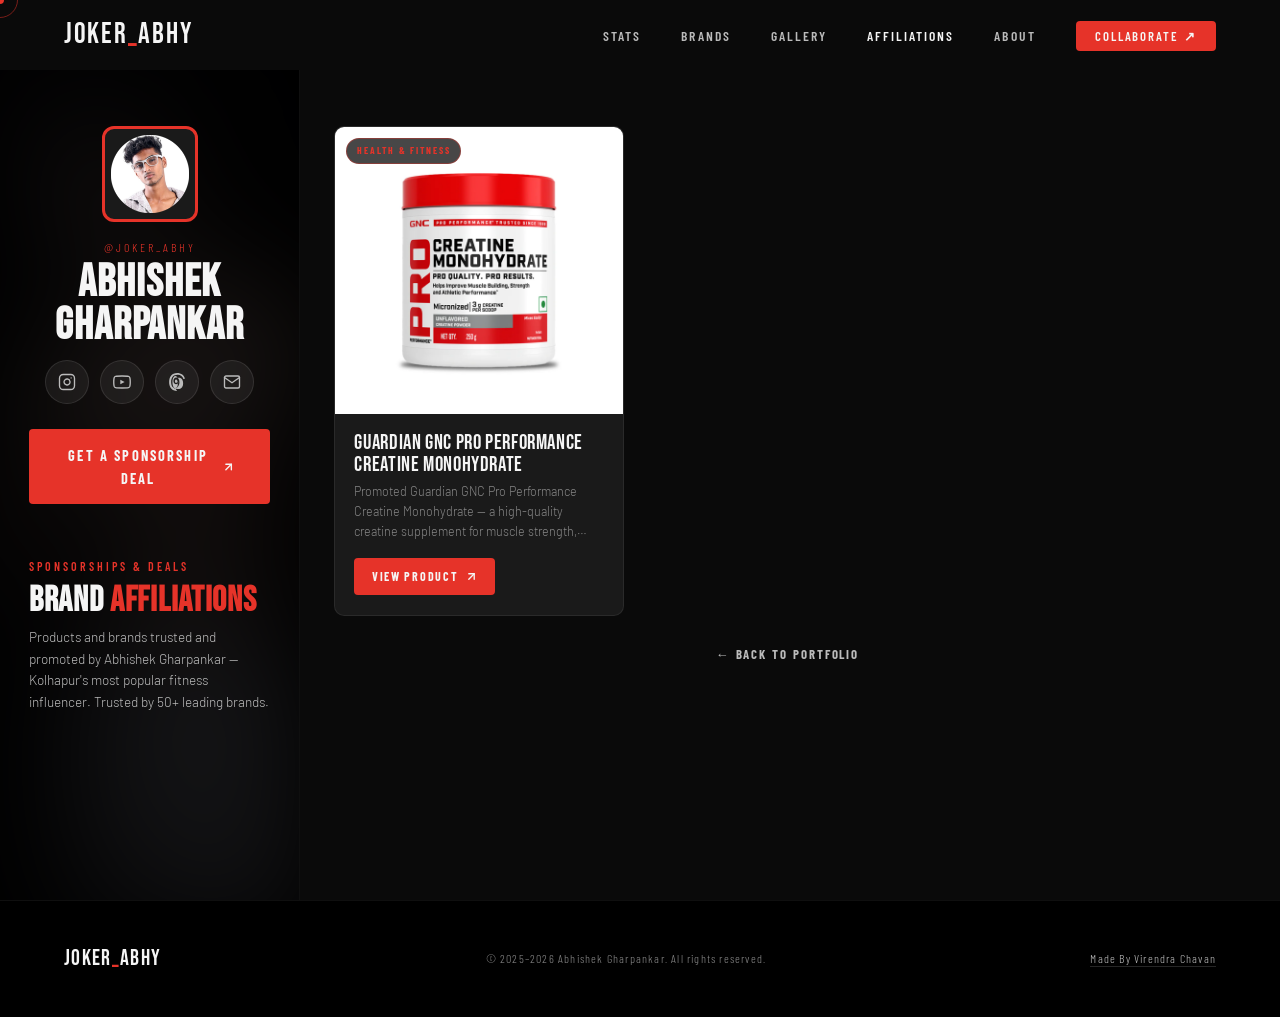
<file: pages/affiliations.html>
<!DOCTYPE html>
<html lang="en" dir="ltr">
<head>
  <meta charset="UTF-8">
  <meta name="viewport" content="width=device-width, initial-scale=1.0, viewport-fit=cover">
  <title>Brand Affiliations | joker_abhy — Abhishek Gharpankar Kolhapur Sponsorships &amp; Product Deals</title>
  <meta name="description" content="Brand affiliations and product sponsorships of Abhishek Gharpankar (joker_abhy) — fitness influencer from Kolhapur. GNC Creatine, Adobe, Croma, Muuchstac, Oxy and 50+ brand deals.">
  <meta name="keywords" content="joker_abhy brand affiliations, Abhishek Gharpankar product sponsorships, joker abhy Kolhapur brand deals, GNC creatine joker_abhy, fitness influencer Kolhapur product promotion, best fitness influencer Kolhapur sponsorships">
  <meta name="author" content="Abhishek Gharpankar">
  <meta name="robots" content="index, follow, max-image-preview:large, max-snippet:-1">
  <meta name="theme-color" content="#000000">
  <meta name="geo.region" content="IN-MH">
  <meta name="geo.placename" content="Kolhapur, Maharashtra, India">
  <link rel="canonical" href="https://joker-abhy.onrender.com/pages/affiliations.html">
  <link rel="alternate" hreflang="en-IN" href="https://joker-abhy.onrender.com/pages/affiliations.html">
  <link rel="alternate" hreflang="x-default" href="https://joker-abhy.onrender.com/pages/affiliations.html">
  <meta name="google-site-verification" content="fQH-SIUZmeGXvNcTaP0SnbD2Bzy6s91rzRWP9hls6Uc">

  <meta property="og:title" content="Brand Affiliations — joker_abhy | Kolhapur Fitness Influencer | 50+ Sponsorships">
  <meta property="og:description" content="GNC Creatine, Adobe, Croma, Muuchstac, Oxy &amp; 50+ brand deals. Explore all sponsorships of Kolhapur fitness influencer Abhishek Gharpankar joker_abhy.">
  <meta property="og:image" content="https://joker-abhy.onrender.com/img/AbhiPhotos/hero.jpeg">
  <meta property="og:image:width" content="1080">
  <meta property="og:image:height" content="1350">
  <meta property="og:type" content="website">
  <meta property="og:url" content="https://joker-abhy.onrender.com/pages/affiliations.html">
  <meta property="og:site_name" content="joker_abhy — Abhishek Gharpankar">
  <meta property="og:locale" content="en_IN">

  <meta name="twitter:card" content="summary_large_image">
  <meta name="twitter:site" content="@joker_abhy">
  <meta name="twitter:title" content="Brand Affiliations — joker_abhy Kolhapur | 50+ Sponsorships">
  <meta name="twitter:description" content="GNC, Adobe, Croma, Muuchstac, Oxy &amp; 50+ brand deals from Kolhapur's top fitness influencer.">
  <meta name="twitter:image" content="https://joker-abhy.onrender.com/img/AbhiPhotos/hero.jpeg">

  <script type="application/ld+json">
  {
    "@context": "https://schema.org",
    "@graph": [
      {
        "@type": "CollectionPage",
        "@id": "https://joker-abhy.onrender.com/pages/affiliations.html#page",
        "url": "https://joker-abhy.onrender.com/pages/affiliations.html",
        "name": "Brand Affiliations — Abhishek Gharpankar joker_abhy Kolhapur",
        "description": "Products and brands that have collaborated with Kolhapur fitness influencer Abhishek Gharpankar aka joker_abhy.",
        "inLanguage": "en-IN",
        "dateModified": "2026-04-29",
        "isPartOf": { "@type": "WebSite", "@id": "https://joker-abhy.onrender.com/#website", "url": "https://joker-abhy.onrender.com/", "name": "joker_abhy — Abhishek Gharpankar" },
        "breadcrumb": {
          "@type": "BreadcrumbList",
          "itemListElement": [
            { "@type": "ListItem", "position": 1, "name": "Home", "item": "https://joker-abhy.onrender.com/" },
            { "@type": "ListItem", "position": 2, "name": "Brand Affiliations", "item": "https://joker-abhy.onrender.com/pages/affiliations.html" }
          ]
        },
        "mainEntity": { "@id": "https://joker-abhy.onrender.com/#person" }
      },
      {
        "@type": "Person",
        "@id": "https://joker-abhy.onrender.com/#person",
        "name": "Abhishek Gharpankar",
        "alternateName": ["joker_abhy", "joker abhi", "joker abhi Kolhapur"],
        "description": "Abhishek Gharpankar, known as joker_abhy, is a fitness content creator from Kolhapur, Maharashtra, India with 5M+ monthly engagements and 50+ brand sponsorships.",
        "url": "https://joker-abhy.onrender.com",
        "image": { "@type": "ImageObject", "url": "https://joker-abhy.onrender.com/img/AbhiPhotos/hero.jpeg", "width": 1080, "height": 1350 },
        "email": "abhishek.sg2209@gmail.com",
        "telephone": "+919890247221",
        "sameAs": ["https://www.instagram.com/joker_abhy","https://www.youtube.com/@joker__abhy","https://www.threads.com/@joker_abhy"]
      },
      {
        "@type": "FAQPage",
        "@id": "https://joker-abhy.onrender.com/pages/affiliations.html#faq",
        "mainEntity": [
          { "@type": "Question", "name": "What products has joker_abhy promoted?", "acceptedAnswer": { "@type": "Answer", "text": "joker_abhy has promoted GNC Pro Performance Creatine, Adobe, Croma, Muuchstac, Oxy and 50+ other brands." } },
          { "@type": "Question", "name": "Is joker_abhy available for product sponsorships?", "acceptedAnswer": { "@type": "Answer", "text": "Yes. Contact Abhishek Gharpankar at abhishek.sg2209@gmail.com or WhatsApp +91 98902 47221." } }
        ]
      }
    ]
  }
  </script>

  <link rel="dns-prefetch" href="//fonts.googleapis.com">
  <link rel="preconnect" href="https://fonts.googleapis.com">
  <link rel="preconnect" href="https://fonts.gstatic.com" crossorigin>
  <link href="https://fonts.googleapis.com/css2?family=Bebas+Neue&family=Barlow:wght@300;400;600&family=Barlow+Condensed:wght@400;600;700;900&display=swap" rel="stylesheet">
  <link rel="icon" type="image/png" href="../img/AbhiPhotos/logo.PNG">
  <link rel="apple-touch-icon" href="../img/AbhiPhotos/logo.PNG">
  <link rel="stylesheet" href="../assets/style.css">
</head>

<body class="lt-page">

  <div class="cursor-dot" aria-hidden="true"></div>
  <div class="cursor-ring" aria-hidden="true"></div>

  <!-- NAVBAR -->
  <nav id="navbar" role="navigation" aria-label="Main navigation">
    <a class="nav-logo" href="../index.html" aria-label="joker_abhy home">joker<span>_</span>abhy</a>
    <ul class="nav-links" role="menubar">
      <li role="none"><a href="../index.html#socials" role="menuitem">Stats</a></li>
      <li role="none"><a href="../index.html#brands" role="menuitem">Brands</a></li>
      <li role="none"><a href="../index.html#gallery" role="menuitem">Gallery</a></li>
      <li role="none"><a href="affiliations.html" role="menuitem" aria-current="page" style="color:var(--white)">Affiliations</a></li>
      <li role="none"><a href="about.html" role="menuitem">About</a></li>
      <li role="none"><a href="../index.html#contact" class="nav-cta" role="menuitem">Collaborate &#x2197;</a></li>
    </ul>
    <button class="nav-hamburger" id="hamburger" aria-label="Toggle mobile menu" aria-expanded="false" aria-controls="mobile-menu">
      <span></span><span></span><span></span>
    </button>
  </nav>

  <nav class="nav-mobile-menu" id="mobile-menu" aria-label="Mobile navigation" aria-hidden="true">
    <a href="../index.html#socials" class="mobile-link">Stats</a>
    <a href="../index.html#brands" class="mobile-link">Brands</a>
    <a href="../index.html#gallery" class="mobile-link">Gallery</a>
    <a href="affiliations.html" class="mobile-link">Affiliations</a>
    <a href="about.html" class="mobile-link">About</a>
    <a href="../index.html#contact" class="nav-cta mobile-link">Collaborate &#x2197;</a>
  </nav>

  <!-- PAGE BODY -->
  <main class="lt-wrap">

    <!-- ── PROFILE CARD ── -->
    <header class="lt-profile">
      <div class="lt-profile-bg" aria-hidden="true">
        <img src="../img/AbhiPhotos/hero.jpeg" alt="">
      </div>
      <div class="lt-profile-inner">
        <a href="../index.html" class="lt-avatar-link" aria-label="Go to joker_abhy portfolio homepage">
          <div class="lt-avatar-wrap">
            <img
              src="../img/AbhiPhotos/logo.PNG"
              alt="joker_abhy — Abhishek Gharpankar Kolhapur fitness influencer logo"
              class="lt-avatar lt-avatar-logo"
              width="110" height="110"
              fetchpriority="high"
              decoding="async"
            >
          </div>
        </a>
        <p class="lt-handle">@joker_abhy</p>
        <a href="../index.html" class="lt-name-link" aria-label="Go to joker_abhy portfolio homepage">
          <h1 class="lt-name">Abhishek Gharpankar</h1>
        </a>
        <div class="lt-socials">
          <a href="https://www.instagram.com/joker_abhy" target="_blank" rel="noopener noreferrer" class="lt-social-btn" aria-label="Instagram" style="--sc:#E1306C">
            <svg xmlns="http://www.w3.org/2000/svg" viewBox="0 0 24 24" fill="none" stroke="currentColor" stroke-width="1.8" stroke-linecap="round" stroke-linejoin="round" aria-hidden="true"><rect x="2" y="2" width="20" height="20" rx="5"/><path d="M16 11.37A4 4 0 1 1 12.63 8 4 4 0 0 1 16 11.37z"/><line x1="17.5" y1="6.5" x2="17.51" y2="6.5"/></svg>
          </a>
          <a href="https://www.youtube.com/@joker__abhy" target="_blank" rel="noopener noreferrer" class="lt-social-btn" aria-label="YouTube" style="--sc:#FF0000">
            <svg xmlns="http://www.w3.org/2000/svg" viewBox="0 0 24 24" fill="none" stroke="currentColor" stroke-width="1.8" stroke-linecap="round" stroke-linejoin="round" aria-hidden="true"><path d="M22.54 6.42a2.78 2.78 0 0 0-1.95-1.96C18.88 4 12 4 12 4s-6.88 0-8.59.46A2.78 2.78 0 0 0 1.46 6.42 29 29 0 0 0 1 12a29 29 0 0 0 .46 5.58 2.78 2.78 0 0 0 1.95 1.96C5.12 20 12 20 12 20s6.88 0 8.59-.46a2.78 2.78 0 0 0 1.95-1.96A29 29 0 0 0 23 12a29 29 0 0 0-.46-5.58z"/><polygon points="9.75 15.02 15.5 12 9.75 8.98 9.75 15.02" fill="currentColor" stroke="none"/></svg>
          </a>
          <a href="https://www.threads.com/@joker_abhy" target="_blank" rel="noopener noreferrer" class="lt-social-btn" aria-label="Threads" style="--sc:#ffffff">
            <svg xmlns="http://www.w3.org/2000/svg" viewBox="0 0 24 24" fill="currentColor" aria-hidden="true"><path d="M12.186 24h-.007c-3.581-.024-6.334-1.205-8.184-3.509C2.35 18.44 1.5 15.586 1.473 12.01v-.017c.027-3.579.877-6.43 2.522-8.476C5.845 1.209 8.6.027 12.18 0h.014c2.746.021 5.043.725 6.826 2.098 1.677 1.29 2.858 3.13 3.509 5.467l-2.04.569c-.487-1.748-1.382-3.158-2.66-4.144-1.254-.97-2.906-1.477-4.907-1.491H12.9c-2.986.024-5.235.882-6.683 2.55-1.323 1.525-2.011 3.834-2.025 6.853v.013c.014 3.02.702 5.332 2.025 6.856 1.448 1.668 3.697 2.526 6.683 2.55h.04c2.722-.014 4.638-.826 5.849-2.48.94-1.294 1.41-3.012 1.41-5.107 0-2.153-.432-3.872-1.285-5.103-.965-1.4-2.482-2.153-4.51-2.153-.477 0-.961.055-1.45.165-.24-.524-.533-1.007-.885-1.44-.614-.754-1.378-1.175-2.254-1.175-.855 0-1.603.393-2.23 1.167-.574.71-1.002 1.673-1.275 2.863-.273 1.19-.41 2.535-.41 3.997 0 1.426.13 2.756.39 3.955.262 1.2.675 2.168 1.226 2.879.607.783 1.337 1.181 2.17 1.181.894 0 1.655-.436 2.258-1.296.406-.575.71-1.31.903-2.19a12.83 12.83 0 0 0 .189-2.53c0-1.62-.188-2.92-.56-3.863-.37-.942-.91-1.41-1.608-1.41-.462 0-.857.217-1.175.644-.315.424-.476.97-.476 1.62 0 .624.154 1.148.454 1.558.3.41.667.614 1.092.614.295 0 .553-.1.762-.295.21-.196.357-.472.435-.817l1.861.544c-.18.76-.545 1.354-1.082 1.765-.534.41-1.196.617-1.97.617-.985 0-1.829-.43-2.51-1.278-.682-.848-1.026-1.939-1.026-3.248 0-1.36.361-2.48 1.072-3.326.713-.847 1.586-1.278 2.595-1.278 1.242 0 2.284.593 3.1 1.762.817 1.17 1.23 2.73 1.23 4.634 0 1.138-.153 2.197-.456 3.148a8.003 8.003 0 0 1-1.372 2.62c-1.06 1.38-2.455 2.08-4.148 2.08z"/></svg>
          </a>
          <a href="mailto:abhishek.sg2209@gmail.com" class="lt-social-btn" aria-label="Email" style="--sc:#e63329">
            <svg xmlns="http://www.w3.org/2000/svg" viewBox="0 0 24 24" fill="none" stroke="currentColor" stroke-width="1.8" stroke-linecap="round" stroke-linejoin="round" aria-hidden="true"><path d="M4 4h16c1.1 0 2 .9 2 2v12c0 1.1-.9 2-2 2H4c-1.1 0-2-.9-2-2V6c0-1.1.9-2 2-2z"/><polyline points="22,6 12,13 2,6"/></svg>
          </a>
        </div>
        <a href="../index.html#contact" class="lt-cta-btn" id="lt-collab-btn">
          Get A Sponsorship Deal
          <svg xmlns="http://www.w3.org/2000/svg" viewBox="0 0 24 24" fill="none" stroke="currentColor" stroke-width="2.5" stroke-linecap="round" stroke-linejoin="round" aria-hidden="true"><line x1="7" y1="17" x2="17" y2="7"/><polyline points="7 7 17 7 17 17"/></svg>
        </a>

        <!-- ── SECTION LABEL (Moved to sidebar) ── -->
        <div class="lt-section-label">
          <span class="section-label">Sponsorships &amp; Deals</span>
          <h2 class="lt-section-title">Brand <span>Affiliations</span></h2>
          <p class="lt-section-sub">Products and brands trusted and promoted by Abhishek Gharpankar — Kolhapur's most popular fitness influencer. Trusted by 50+ leading brands.</p>
        </div>

      </div>
    </header>

    <!-- ── LINKTREE LINKS LIST ── -->
    <div id="lt-links" class="lt-links" role="list" aria-label="Brand affiliation links of joker_abhy">
      <div class="lt-loading">Loading affiliations&hellip;</div>
    </div>

    <!-- ── BACK LINK ── -->
    <div class="lt-footer-nav">
      <a href="../index.html" class="aff-back-btn" aria-label="Back to joker_abhy portfolio">&#x2190; Back to Portfolio</a>
    </div>

  </main>

  <!-- FOOTER -->
  <footer role="contentinfo">
    <div class="footer-inner">
      <a class="footer-logo" href="../index.html" aria-label="joker_abhy home">joker<span>_</span>abhy</a>
      <p class="footer-copy">&copy; 2025–2026 Abhishek Gharpankar. All rights reserved.</p>
      <p class="footer-credit">
        <a href="https://www.instagram.com/virendra.exe" target="_blank" rel="nofollow noopener">Made By Virendra Chavan</a>
      </p>
    </div>
  </footer>

  <script>
  (async function () {
    'use strict';

    const navbar = document.getElementById('navbar');
    window.addEventListener('scroll', () => { navbar.classList.toggle('scrolled', window.scrollY > 60); }, { passive: true });

    const hamburger = document.getElementById('hamburger');
    const mobileMenu = document.getElementById('mobile-menu');
    if (hamburger && mobileMenu) {
      hamburger.addEventListener('click', () => {
        const isOpen = mobileMenu.classList.toggle('open');
        hamburger.classList.toggle('open', isOpen);
        hamburger.setAttribute('aria-expanded', String(isOpen));
        mobileMenu.setAttribute('aria-hidden', String(!isOpen));
      });
      mobileMenu.querySelectorAll('a').forEach(a => {
        a.addEventListener('click', () => {
          mobileMenu.classList.remove('open');
          hamburger.classList.remove('open');
          hamburger.setAttribute('aria-expanded', 'false');
          mobileMenu.setAttribute('aria-hidden', 'true');
        });
      });
    }

    const dot = document.querySelector('.cursor-dot');
    const ring = document.querySelector('.cursor-ring');
    if (dot && ring && window.innerWidth > 768) {
      let mx = 0, my = 0;
      document.addEventListener('mousemove', e => { mx = e.clientX; my = e.clientY; dot.style.left = mx + 'px'; dot.style.top = my + 'px'; });
      (function animRing() {
        ring.style.left = (parseFloat(ring.style.left || 0) + (mx - parseFloat(ring.style.left || 0)) * 0.15) + 'px';
        ring.style.top  = (parseFloat(ring.style.top  || 0) + (my - parseFloat(ring.style.top  || 0)) * 0.15) + 'px';
        requestAnimationFrame(animRing);
      })();
      document.querySelectorAll('a, .aff-vcard').forEach(el => {
        el.addEventListener('mouseenter', () => { ring.style.width = '54px'; ring.style.height = '54px'; });
        el.addEventListener('mouseleave', () => { ring.style.width = '36px'; ring.style.height = '36px'; });
      });
    }

    let data;
    try {
      const res = await fetch('../assets/data.json');
      if (!res.ok) throw new Error('fetch failed');
      data = await res.json();
    } catch (e) {
      document.getElementById('lt-links').innerHTML = '<p style="color:var(--grey);text-align:center;padding:2rem;">Could not load affiliations. Please try again.</p>';
      return;
    }

    const container = document.getElementById('lt-links');
    const items = data.affiliations || [];
    if (!items.length) { container.innerHTML = '<p style="color:var(--grey);text-align:center;padding:2rem;">No affiliations found.</p>'; return; }

    container.innerHTML = items.map((b, i) => `
      <article
        class="aff-vcard reveal"
        role="listitem"
        aria-label="${b.name} — ${b.category} — recommended by joker_abhy"
        style="animation-delay:${i * 0.08}s"
        id="aff-card-${i}"
      >
        <!-- 1:1 edge-to-edge photo (Clickable) -->
        <a href="${b.link}" target="_blank" rel="noopener noreferrer sponsored" class="aff-vcard-photo" aria-label="View ${b.name} — recommended by joker_abhy">
          <img src="../${b.photo || b.logo}" alt="${b.alt}" loading="lazy" decoding="async">
          <span class="aff-vcard-cat">${b.category}</span>
        </a>
        <!-- Info -->
        <div class="aff-vcard-body">
          <div class="aff-vcard-name">${b.name}</div>
          <p class="aff-vcard-desc">${b.description}</p>
          <a
            class="aff-vcard-btn"
            href="${b.link}"
            target="_blank"
            rel="noopener noreferrer sponsored"
            aria-label="View ${b.name} — recommended by joker_abhy"
          >
            View Product
            <svg xmlns="http://www.w3.org/2000/svg" viewBox="0 0 24 24" fill="none" stroke="currentColor" stroke-width="2.5" stroke-linecap="round" stroke-linejoin="round" aria-hidden="true"><line x1="7" y1="17" x2="17" y2="7"/><polyline points="7 7 17 7 17 17"/></svg>
          </a>
        </div>
      </article>`).join('');

    const obs = new IntersectionObserver(entries => {
      entries.forEach(e => { if (e.isIntersecting) { e.target.classList.add('visible'); obs.unobserve(e.target); } });
    }, { threshold: 0.08 });
    setTimeout(() => document.querySelectorAll('.reveal').forEach(el => obs.observe(el)), 60);

  })();
  </script>

</body>
</html>
</file>
<file: assets/style.css>
/* ============================================================
   JOKER_ABHY â€” PORTFOLIO STYLESHEET
   Dark Athletic Aesthetic | GPU-Accelerated Animations
   ============================================================ */

@import url('https://fonts.googleapis.com/css2?family=Bebas+Neue&family=Barlow:ital,wght@0,300;0,400;0,600;0,700;1,300&family=Barlow+Condensed:wght@400;600;700;900&display=swap');

/* â•â•â•â•â•â•â•â•â•â•â•â•â•â•â•â•â•â•â•â•â•â•â•â•â•â•â•â•â•â•â•â•â•â•â•â•â•â•â•â•â•â•â•â•â•â•â•â•â•â•â•â•â•â•â•â•â•â•â•â•â•â•
   CSS VARIABLES
   â•â•â•â•â•â•â•â•â•â•â•â•â•â•â•â•â•â•â•â•â•â•â•â•â•â•â•â•â•â•â•â•â•â•â•â•â•â•â•â•â•â•â•â•â•â•â•â•â•â•â•â•â•â•â•â•â•â•â•â•â•â• */
:root {
  --black:        #000000;
  --dark:         #0a0a0a;
  --dark-2:       #111111;
  --dark-3:       #1a1a1a;
  --dark-4:       #222222;
  --grey:         #888888;
  --grey-light:   #bbbbbb;
  --red:          #e63329;
  --red-dim:      #a01f1a;
  --white:        #f5f5f5;
  --yellow:       #f5c518;

  --font-display: 'Bebas Neue', sans-serif;
  --font-cond:    'Barlow Condensed', sans-serif;
  --font-body:    'Barlow', sans-serif;

  --nav-h:        70px;
  --section-pad:  100px 5%;
  --radius:       4px;
  --transition:   0.35s cubic-bezier(0.25, 0.46, 0.45, 0.94);
}

/* â•â•â•â•â•â•â•â•â•â•â•â•â•â•â•â•â•â•â•â•â•â•â•â•â•â•â•â•â•â•â•â•â•â•â•â•â•â•â•â•â•â•â•â•â•â•â•â•â•â•â•â•â•â•â•â•â•â•â•â•â•â•
   RESET
   â•â•â•â•â•â•â•â•â•â•â•â•â•â•â•â•â•â•â•â•â•â•â•â•â•â•â•â•â•â•â•â•â•â•â•â•â•â•â•â•â•â•â•â•â•â•â•â•â•â•â•â•â•â•â•â•â•â•â•â•â•â• */
*, *::before, *::after {
  box-sizing: border-box;
  margin: 0;
  padding: 0;
}
html {
  scroll-behavior: smooth;
  font-size: 16px;
}
body {
  background: var(--dark);
  color: var(--white);
  font-family: var(--font-body);
  font-weight: 300;
  line-height: 1.6;
  overflow-x: hidden;
  cursor: none;
}
img {
  display: block;
  max-width: 100%;
}
a {
  color: inherit;
  text-decoration: none;
}
ul {
  list-style: none;
}

/* â•â•â•â•â•â•â•â•â•â•â•â•â•â•â•â•â•â•â•â•â•â•â•â•â•â•â•â•â•â•â•â•â•â•â•â•â•â•â•â•â•â•â•â•â•â•â•â•â•â•â•â•â•â•â•â•â•â•â•â•â•â•
   CUSTOM CURSOR
   â•â•â•â•â•â•â•â•â•â•â•â•â•â•â•â•â•â•â•â•â•â•â•â•â•â•â•â•â•â•â•â•â•â•â•â•â•â•â•â•â•â•â•â•â•â•â•â•â•â•â•â•â•â•â•â•â•â•â•â•â•â• */
.cursor-dot {
  position: fixed;
  top: 0; left: 0;
  width: 8px; height: 8px;
  background: var(--red);
  border-radius: 50%;
  pointer-events: none;
  z-index: 9999;
  transform: translate(-50%, -50%);
  transition: transform 0.1s;
}
.cursor-ring {
  position: fixed;
  top: 0; left: 0;
  width: 36px; height: 36px;
  border: 1.5px solid rgba(230, 51, 41, 0.5);
  border-radius: 50%;
  pointer-events: none;
  z-index: 9998;
  transform: translate(-50%, -50%);
  transition: width 0.3s, height 0.3s, border-color 0.3s;
}

/* â•â•â•â•â•â•â•â•â•â•â•â•â•â•â•â•â•â•â•â•â•â•â•â•â•â•â•â•â•â•â•â•â•â•â•â•â•â•â•â•â•â•â•â•â•â•â•â•â•â•â•â•â•â•â•â•â•â•â•â•â•â•
   NAVBAR
   â•â•â•â•â•â•â•â•â•â•â•â•â•â•â•â•â•â•â•â•â•â•â•â•â•â•â•â•â•â•â•â•â•â•â•â•â•â•â•â•â•â•â•â•â•â•â•â•â•â•â•â•â•â•â•â•â•â•â•â•â•â• */
#navbar {
  position: fixed;
  top: 0; left: 0; right: 0;
  height: var(--nav-h);
  z-index: 1000;
  display: flex;
  align-items: center;
  justify-content: space-between;
  padding: 0 5%;
  transition: background var(--transition), box-shadow var(--transition);
}
#navbar.scrolled {
  background: rgba(0, 0, 0, 0.92);
  backdrop-filter: blur(12px);
  -webkit-backdrop-filter: blur(12px);
  box-shadow: 0 1px 0 rgba(255, 255, 255, 0.06);
}
.nav-logo {
  font-family: var(--font-display);
  font-size: 1.8rem;
  letter-spacing: 0.06em;
  color: var(--white);
  flex-shrink: 0;
}
.nav-logo span { color: var(--red); }

.nav-links {
  display: flex;
  gap: 2.5rem;
  align-items: center;
}
.nav-links a {
  font-family: var(--font-cond);
  font-size: 0.85rem;
  font-weight: 600;
  letter-spacing: 0.15em;
  text-transform: uppercase;
  color: var(--grey-light);
  transition: color var(--transition);
  position: relative;
}
.nav-links a::after {
  content: '';
  position: absolute;
  bottom: -4px; left: 0;
  width: 0; height: 1px;
  background: var(--red);
  transition: width var(--transition);
}
.nav-links a:hover { color: var(--white); }
.nav-links a:hover::after { width: 100%; }

.nav-cta {
  background: var(--red) !important;
  color: var(--white) !important;
  padding: 0.45rem 1.2rem !important;
  border-radius: var(--radius) !important;
  font-family: var(--font-cond) !important;
  font-size: 0.8rem !important;
  letter-spacing: 0.15em !important;
  text-transform: uppercase !important;
  transition: background var(--transition) !important;
}
.nav-cta:hover { background: var(--red-dim) !important; }
.nav-cta::after { display: none !important; }

/* Hamburger */
.nav-hamburger {
  display: none;
  flex-direction: column;
  gap: 5px;
  cursor: pointer;
  padding: 4px;
  background: none;
  border: none;
}
.nav-hamburger span {
  display: block;
  width: 24px;
  height: 2px;
  background: var(--white);
  border-radius: 2px;
  transition: all 0.3s ease;
}
.nav-hamburger.open span:nth-child(1) { transform: rotate(45deg) translate(5px, 5px); }
.nav-hamburger.open span:nth-child(2) { opacity: 0; }
.nav-hamburger.open span:nth-child(3) { transform: rotate(-45deg) translate(5px, -5px); }

/* Mobile dropdown menu */
.nav-mobile-menu {
  display: none;
  position: fixed;
  top: var(--nav-h);
  left: 0; right: 0;
  background: rgba(0, 0, 0, 0.97);
  backdrop-filter: blur(16px);
  -webkit-backdrop-filter: blur(16px);
  padding: 1.5rem 5% 2rem;
  z-index: 999;
  flex-direction: column;
  gap: 0.2rem;
  border-bottom: 1px solid rgba(255, 255, 255, 0.06);
}
.nav-mobile-menu.open {
  display: flex;
  animation: slideDown 0.25s ease both;
}
.nav-mobile-menu a {
  font-family: var(--font-cond);
  font-size: 1.1rem;
  font-weight: 600;
  letter-spacing: 0.15em;
  text-transform: uppercase;
  color: var(--grey-light);
  padding: 0.9rem 0;
  border-bottom: 1px solid rgba(255, 255, 255, 0.05);
  transition: color var(--transition);
}
.nav-mobile-menu a:hover { color: var(--white); }
.nav-mobile-menu .nav-cta {
  margin-top: 0.8rem;
  text-align: center;
  padding: 0.9rem !important;
  border-radius: var(--radius) !important;
  border-bottom: none;
}

/* â•â•â•â•â•â•â•â•â•â•â•â•â•â•â•â•â•â•â•â•â•â•â•â•â•â•â•â•â•â•â•â•â•â•â•â•â•â•â•â•â•â•â•â•â•â•â•â•â•â•â•â•â•â•â•â•â•â•â•â•â•â•
   SHARED SECTION UTILITIES
   â•â•â•â•â•â•â•â•â•â•â•â•â•â•â•â•â•â•â•â•â•â•â•â•â•â•â•â•â•â•â•â•â•â•â•â•â•â•â•â•â•â•â•â•â•â•â•â•â•â•â•â•â•â•â•â•â•â•â•â•â•â• */
section { position: relative; }

.section-label {
  font-family: var(--font-cond);
  font-size: 0.75rem;
  font-weight: 600;
  letter-spacing: 0.25em;
  text-transform: uppercase;
  color: var(--red);
  margin-bottom: 0.6rem;
}
.section-title {
  font-family: var(--font-display);
  font-size: clamp(3rem, 6vw, 5rem);
  line-height: 0.95;
  letter-spacing: 0.02em;
  color: var(--white);
  margin-bottom: 1.5rem;
}

/* Scroll reveal */
.reveal {
  opacity: 0;
  transform: translateY(40px);
  transition: opacity 0.7s ease, transform 0.7s ease;
}
.reveal.visible {
  opacity: 1;
  transform: translateY(0);
}

/* â•â•â•â•â•â•â•â•â•â•â•â•â•â•â•â•â•â•â•â•â•â•â•â•â•â•â•â•â•â•â•â•â•â•â•â•â•â•â•â•â•â•â•â•â•â•â•â•â•â•â•â•â•â•â•â•â•â•â•â•â•â•
   SECTION 1 â€” HERO
   The navbar is fixed and overlays the hero. The hero is a
   two-column grid. Left = content, Right = image.
   The image column uses a relative wrapper + absolute fill
   so object-fit:cover never distorts the image.
   â•â•â•â•â•â•â•â•â•â•â•â•â•â•â•â•â•â•â•â•â•â•â•â•â•â•â•â•â•â•â•â•â•â•â•â•â•â•â•â•â•â•â•â•â•â•â•â•â•â•â•â•â•â•â•â•â•â•â•â•â•â• */
#hero {
  display: grid;
  grid-template-columns: 1fr 1fr;
  min-height: 100vh;
  background: var(--black);
  overflow: hidden;
}

/* â”€â”€ Left column: text content â”€â”€ */
.hero-content {
  position: relative;
  z-index: 2;
  display: flex;
  flex-direction: column;
  justify-content: center;
  padding: calc(var(--nav-h) + 60px) 5% 60px 8%;
}

.hero-tag {
  display: inline-flex;
  align-items: center;
  gap: 0.5rem;
  background: rgba(230, 51, 41, 0.12);
  border: 1px solid rgba(230, 51, 41, 0.3);
  border-radius: 100px;
  padding: 0.3rem 1rem;
  font-family: var(--font-cond);
  font-size: 0.75rem;
  letter-spacing: 0.2em;
  text-transform: uppercase;
  color: var(--red);
  margin-bottom: 1.8rem;
  width: fit-content;
  animation: fadeDown 0.8s ease 0.2s both;
}
.hero-tag::before {
  content: '';
  width: 6px; height: 6px;
  background: var(--red);
  border-radius: 50%;
  flex-shrink: 0;
}

.hero-name {
  font-family: var(--font-display);
  font-size: clamp(4rem, 7vw, 8rem);
  line-height: 0.9;
  letter-spacing: 0.01em;
  color: var(--white);
  animation: fadeUp 0.9s ease 0.3s both;
}
.hero-name .accent { color: var(--red); }

.hero-alias {
  font-family: var(--font-cond);
  font-size: clamp(0.9rem, 1.5vw, 1.3rem);
  font-weight: 600;
  letter-spacing: 0.3em;
  text-transform: uppercase;
  color: var(--grey);
  margin: 1rem 0 1.5rem;
  animation: fadeUp 0.9s ease 0.45s both;
}

.hero-niche {
  display: flex;
  gap: 0.6rem;
  flex-wrap: wrap;
  margin-bottom: 2rem;
  animation: fadeUp 0.9s ease 0.55s both;
}
.niche-pill {
  background: var(--dark-3);
  border: 1px solid var(--dark-4);
  padding: 0.3rem 0.9rem;
  border-radius: 100px;
  font-family: var(--font-cond);
  font-size: 0.78rem;
  letter-spacing: 0.12em;
  text-transform: uppercase;
  color: var(--grey-light);
}

.hero-bio {
  font-size: 0.98rem;
  color: var(--grey-light);
  max-width: 440px;
  line-height: 1.75;
  margin-bottom: 2.5rem;
  font-weight: 300;
  animation: fadeUp 0.9s ease 0.65s both;
}

.hero-actions {
  display: flex;
  gap: 1rem;
  flex-wrap: wrap;
  animation: fadeUp 0.9s ease 0.75s both;
}
.btn-primary {
  display: inline-flex;
  align-items: center;
  gap: 0.6rem;
  background: var(--red);
  color: var(--white);
  padding: 0.9rem 2rem;
  border-radius: var(--radius);
  font-family: var(--font-cond);
  font-size: 0.9rem;
  font-weight: 700;
  letter-spacing: 0.15em;
  text-transform: uppercase;
  cursor: pointer;
  border: none;
  transition: background var(--transition), transform 0.2s;
}
.btn-primary:hover { background: var(--red-dim); transform: translateY(-2px); }
.btn-primary svg { width: 16px; height: 16px; flex-shrink: 0; }

.btn-secondary {
  display: inline-flex;
  align-items: center;
  gap: 0.6rem;
  background: transparent;
  color: var(--white);
  padding: 0.9rem 2rem;
  border-radius: var(--radius);
  border: 1px solid rgba(255, 255, 255, 0.15);
  font-family: var(--font-cond);
  font-size: 0.9rem;
  font-weight: 600;
  letter-spacing: 0.15em;
  text-transform: uppercase;
  cursor: pointer;
  transition: border-color var(--transition), transform 0.2s;
}
.btn-secondary:hover { border-color: rgba(255, 255, 255, 0.4); transform: translateY(-2px); }

/* â”€â”€ Right column: image â”€â”€ */
/*
  KEY FIX: .hero-visual is a RELATIVE container that fills the
  grid cell naturally. The img inside is ABSOLUTE with inset:0
  so it fills the container without any dimension conflict.
  This is the correct pattern â€” no hardcoded heights needed.
*/
.hero-visual {
  position: relative;
  /* No width/height set here â€” the grid cell determines the size */
}
.hero-visual img {
  position: absolute;
  inset: 0;
  width: 100%;
  height: 100%;
  object-fit: cover;
  object-position: center top;
  filter: contrast(1.04) brightness(0.88);
  /* animation: scaleIn 1.2s ease both; */
}

.hero-img-overlay {
  position: absolute;
  inset: 0;
  background: linear-gradient(
    90deg,
    var(--black) 0%,
    transparent 25%,
    transparent 75%,
    rgba(0, 0, 0, 0.25) 100%
  );
  z-index: 1;
}

.hero-side-stat {
  position: absolute;
  bottom: 3rem;
  right: 2rem;
  z-index: 2;
  background: rgba(0, 0, 0, 0.75);
  backdrop-filter: blur(12px);
  -webkit-backdrop-filter: blur(12px);
  border: 1px solid rgba(255, 255, 255, 0.08);
  border-radius: var(--radius);
  padding: 1rem 1.4rem;
  text-align: center;
  animation: fadeUp 1s ease 1s both;
}
.hero-side-stat .big-num {
  font-family: var(--font-display);
  font-size: 2.5rem;
  color: var(--yellow);
  line-height: 1;
}
.hero-side-stat .stat-desc {
  font-family: var(--font-cond);
  font-size: 0.72rem;
  letter-spacing: 0.15em;
  text-transform: uppercase;
  color: var(--grey);
  margin-top: 0.2rem;
}

.hero-scroll {
  position: absolute;
  bottom: 2rem;
  left: 50%;
  transform: translateX(-50%);
  display: flex;
  flex-direction: column;
  align-items: center;
  gap: 0.4rem;
  font-family: var(--font-cond);
  font-size: 0.7rem;
  letter-spacing: 0.2em;
  text-transform: uppercase;
  color: var(--grey);
  z-index: 2;
  animation: fadeUp 1s ease 1.2s both;
}
.hero-scroll::after {
  content: '';
  width: 1px;
  height: 40px;
  background: linear-gradient(to bottom, var(--grey), transparent);
  animation: scrollPulse 1.5s ease infinite;
}

/* â•â•â•â•â•â•â•â•â•â•â•â•â•â•â•â•â•â•â•â•â•â•â•â•â•â•â•â•â•â•â•â•â•â•â•â•â•â•â•â•â•â•â•â•â•â•â•â•â•â•â•â•â•â•â•â•â•â•â•â•â•â•
   SECTION 2 â€” STATS & SOCIALS
   â•â•â•â•â•â•â•â•â•â•â•â•â•â•â•â•â•â•â•â•â•â•â•â•â•â•â•â•â•â•â•â•â•â•â•â•â•â•â•â•â•â•â•â•â•â•â•â•â•â•â•â•â•â•â•â•â•â•â•â•â•â• */
#socials {
  padding: var(--section-pad);
  background: var(--dark-2);
  border-top: 1px solid rgba(255, 255, 255, 0.04);
}
.socials-inner {
  max-width: 1200px;
  margin: 0 auto;
}
.socials-header {
  display: grid;
  grid-template-columns: 1fr 1fr;
  gap: 3rem;
  align-items: start;
  margin-bottom: 4rem;
}

/* Stats grid */
.stats-grid {
  display: grid;
  grid-template-columns: 1fr 1fr;
  gap: 1px;
  background: rgba(255, 255, 255, 0.06);
  border: 1px solid rgba(255, 255, 255, 0.06);
  border-radius: var(--radius);
  overflow: hidden;
}
.stat-card {
  background: var(--dark-2);
  padding: 2rem;
  text-align: center;
  transition: background var(--transition);
}
.stat-card:hover { background: var(--dark-3); }
.stat-icon { display:flex; justify-content:center; align-items:center; margin-bottom: 0.5rem; }
.stat-icon svg { width: 32px; height: 32px; stroke: var(--accent, var(--red)); }
.stat-value {
  font-family: var(--font-display);
  font-size: clamp(2.5rem, 4vw, 3.5rem);
  color: var(--white);
  line-height: 1;
}
.stat-label {
  font-family: var(--font-cond);
  font-size: 0.75rem;
  letter-spacing: 0.15em;
  text-transform: uppercase;
  color: var(--grey);
  margin-top: 0.3rem;
}

/* Social platform cards */
.socials-grid {
  display: grid;
  grid-template-columns: repeat(3, 1fr);
  gap: 1rem;
}
.social-card {
  background: var(--dark-3);
  border: 1px solid rgba(255, 255, 255, 0.06);
  border-radius: var(--radius);
  padding: 1.8rem 1.5rem;
  text-align: center;
  transition: transform var(--transition), border-color var(--transition), box-shadow var(--transition);
  cursor: pointer;
  position: relative;
  overflow: hidden;
}
.social-card::before {
  content: '';
  position: absolute;
  bottom: 0; left: 0; right: 0;
  height: 2px;
  background: var(--card-color, var(--red));
  transform: scaleX(0);
  transition: transform var(--transition);
}
.social-card:hover {
  transform: translateY(-6px);
  border-color: rgba(255, 255, 255, 0.12);
  box-shadow: 0 20px 40px rgba(0, 0, 0, 0.4);
}
.social-card:hover::before { transform: scaleX(1); }
.social-icon-wrap {
  width: 52px; height: 52px;
  border-radius: 50%;
  display: flex;
  align-items: center;
  justify-content: center;
  margin: 0 auto 1rem;
  background: rgba(255, 255, 255, 0.05);
}
.social-icon-wrap svg { width: 26px; height: 26px; }
.social-platform {
  font-family: var(--font-cond);
  font-size: 1.1rem;
  font-weight: 700;
  letter-spacing: 0.08em;
  text-transform: uppercase;
  color: var(--white);
}
.social-handle {
  font-family: var(--font-body);
  font-size: 0.82rem;
  color: var(--grey);
  margin: 0.3rem 0 1rem;
}
.social-follow-btn {
  display: inline-block;
  padding: 0.4rem 1.2rem;
  border-radius: 100px;
  border: 1px solid rgba(255, 255, 255, 0.15);
  font-family: var(--font-cond);
  font-size: 0.72rem;
  letter-spacing: 0.15em;
  text-transform: uppercase;
  color: var(--grey-light);
  transition: all var(--transition);
}
.social-card:hover .social-follow-btn {
  border-color: var(--card-color, var(--red));
  color: var(--white);
  background: rgba(255, 255, 255, 0.04);
}

/* â•â•â•â•â•â•â•â•â•â•â•â•â•â•â•â•â•â•â•â•â•â•â•â•â•â•â•â•â•â•â•â•â•â•â•â•â•â•â•â•â•â•â•â•â•â•â•â•â•â•â•â•â•â•â•â•â•â•â•â•â•â•
   SECTION 3 â€” BRAND CAROUSEL
   â•â•â•â•â•â•â•â•â•â•â•â•â•â•â•â•â•â•â•â•â•â•â•â•â•â•â•â•â•â•â•â•â•â•â•â•â•â•â•â•â•â•â•â•â•â•â•â•â•â•â•â•â•â•â•â•â•â•â•â•â•â• */
#brands {
  padding: var(--section-pad);
  background: var(--black);
  overflow: hidden;
}
.brands-inner { max-width: 1200px; margin: 0 auto; }
.brands-header {
  display: flex;
  align-items: flex-end;
  justify-content: space-between;
  margin-bottom: 3.5rem;
  flex-wrap: wrap;
  gap: 1rem;
}
.brands-count {
  font-family: var(--font-display);
  font-size: clamp(4rem, 8vw, 7rem);
  color: rgba(255, 255, 255, 0.04);
  line-height: 1;
  letter-spacing: -0.02em;
}

/* Infinite carousel */
.carousel-wrapper {
  position: relative;
  overflow: hidden;
  padding: 1.5rem 0;
  border-top: 1px solid rgba(255, 255, 255, 0.06);
  border-bottom: 1px solid rgba(255, 255, 255, 0.06);
}
.carousel-wrapper::before,
.carousel-wrapper::after {
  content: '';
  position: absolute;
  top: 0; bottom: 0;
  width: 120px;
  z-index: 2;
  pointer-events: none;
}
.carousel-wrapper::before { left: 0;  background: linear-gradient(to right, var(--black), transparent); }
.carousel-wrapper::after  { right: 0; background: linear-gradient(to left,  var(--black), transparent); }

.carousel-track {
  display: flex;
  white-space: nowrap;
  width: max-content;
  /* animation only starts once JS sets --carousel-half and adds .carousel-ready */
  will-change: transform;
}
.carousel-track.carousel-ready {
  animation: scrollTrack 30s linear infinite;
}
.carousel-track.carousel-ready:hover { animation-play-state: paused; }

.carousel-item {
  display: inline-flex;
  align-items: center;
  justify-content: center;
  padding: 0.8rem 3rem;
  flex-shrink: 0;
}
.carousel-item img {
  height: 48px;
  width: auto;
  max-width: 140px;
  object-fit: contain;
  filter: brightness(1);
  transition: filter var(--transition), transform var(--transition);
}
.carousel-item:hover img {
  filter: brightness(1.15) drop-shadow(0 0 8px rgba(255, 255, 255, 0.15));
  transform: scale(1.06);
}
.carousel-divider {
  display: inline-block;
  width: 1px;
  height: 30px;
  background: rgba(255, 255, 255, 0.08);
  vertical-align: middle;
  margin: 0 1rem;
}

/* â•â•â•â•â•â•â•â•â•â•â•â•â•â•â•â•â•â•â•â•â•â•â•â•â•â•â•â•â•â•â•â•â•â•â•â•â•â•â•â•â•â•â•â•â•â•â•â•â•â•â•â•â•â•â•â•â•â•â•â•â•â•
   SECTION 4 â€” PHOTO GALLERY
   â•â•â•â•â•â•â•â•â•â•â•â•â•â•â•â•â•â•â•â•â•â•â•â•â•â•â•â•â•â•â•â•â•â•â•â•â•â•â•â•â•â•â•â•â•â•â•â•â•â•â•â•â•â•â•â•â•â•â•â•â•â• */
#gallery {
  padding: var(--section-pad);
  background: var(--dark-2);
}
.gallery-inner { max-width: 1300px; margin: 0 auto; }
.gallery-header { margin-bottom: 3rem; }

.gallery-grid {
  display: grid;
  grid-template-columns: repeat(4, 1fr);
  grid-template-rows: 340px 280px;
  gap: 8px;
}
/* Bento asymmetric layout */
.gallery-item:nth-child(1) { grid-column: 1 / 3; grid-row: 1; }
.gallery-item:nth-child(2) { grid-column: 3;     grid-row: 1; }
.gallery-item:nth-child(3) { grid-column: 4;     grid-row: 1 / 3; }
.gallery-item:nth-child(4) { grid-column: 1 / 4; grid-row: 2; }

.gallery-item {
  position: relative;
  overflow: hidden;
  border-radius: var(--radius);
  cursor: pointer;
}
.gallery-item img {
  width: 100%;
  height: 100%;
  object-fit: cover;
  transition: transform 0.6s cubic-bezier(0.25, 0.46, 0.45, 0.94), filter 0.4s;
  filter: brightness(0.85);
}
.gallery-item:hover img { transform: scale(1.07); filter: brightness(1); }
.gallery-item-overlay {
  position: absolute;
  inset: 0;
  background: linear-gradient(to top, rgba(0, 0, 0, 0.7) 0%, transparent 50%);
  opacity: 0;
  transition: opacity var(--transition);
  display: flex;
  align-items: flex-end;
  padding: 1.2rem;
}
.gallery-item:hover .gallery-item-overlay { opacity: 1; }
.gallery-caption {
  font-family: var(--font-cond);
  font-size: 0.85rem;
  font-weight: 700;
  letter-spacing: 0.2em;
  text-transform: uppercase;
  color: var(--white);
}

/* â•â•â•â•â•â•â•â•â•â•â•â•â•â•â•â•â•â•â•â•â•â•â•â•â•â•â•â•â•â•â•â•â•â•â•â•â•â•â•â•â•â•â•â•â•â•â•â•â•â•â•â•â•â•â•â•â•â•â•â•â•â•
   SECTION 5 â€” CONTACT
   â•â•â•â•â•â•â•â•â•â•â•â•â•â•â•â•â•â•â•â•â•â•â•â•â•â•â•â•â•â•â•â•â•â•â•â•â•â•â•â•â•â•â•â•â•â•â•â•â•â•â•â•â•â•â•â•â•â•â•â•â•â• */
#contact {
  padding: var(--section-pad);
  background: var(--dark);
  border-top: 1px solid rgba(255, 255, 255, 0.04);
}
.contact-inner {
  max-width: 1200px;
  margin: 0 auto;
  display: grid;
  grid-template-columns: 1fr 1.1fr;
  gap: 5rem;
  align-items: start;
}
.contact-info { padding-top: 1rem; }

.contact-cta-head {
  font-family: var(--font-display);
  font-size: clamp(2.5rem, 5vw, 4.5rem);
  line-height: 0.95;
  letter-spacing: 0.01em;
  color: var(--white);
  margin-bottom: 1.2rem;
}
.contact-cta-head span { color: var(--red); }

.contact-desc {
  font-size: 0.95rem;
  color: var(--grey-light);
  margin-bottom: 2.5rem;
  line-height: 1.8;
  font-weight: 300;
}

.contact-details { margin-bottom: 2.5rem; }

.contact-detail-row {
  display: flex;
  align-items: center;
  gap: 1rem;
  padding: 0.9rem 0;
  border-bottom: 1px solid rgba(255, 255, 255, 0.05);
}
.contact-detail-icon {
  width: 36px; height: 36px;
  background: rgba(230, 51, 41, 0.1);
  border: 1px solid rgba(230, 51, 41, 0.2);
  border-radius: 50%;
  display: flex;
  align-items: center;
  justify-content: center;
  flex-shrink: 0;
}
.contact-detail-icon svg {
  width: 16px; height: 16px;
  color: var(--red);
}
.contact-detail-label {
  font-family: var(--font-cond);
  font-size: 0.7rem;
  letter-spacing: 0.15em;
  text-transform: uppercase;
  color: var(--grey);
  margin-bottom: 0.1rem;
}
.contact-detail-value {
  font-size: 0.95rem;
  color: var(--white);
  display: block;
}
a.contact-detail-value:hover { color: var(--red); }

.contact-socials {
  display: flex;
  gap: 0.8rem;
  flex-wrap: wrap;
}
.contact-social-btn {
  display: flex;
  align-items: center;
  gap: 0.5rem;
  padding: 0.5rem 1rem;
  background: var(--dark-3);
  border: 1px solid rgba(255, 255, 255, 0.06);
  border-radius: 100px;
  font-family: var(--font-cond);
  font-size: 0.78rem;
  letter-spacing: 0.1em;
  text-transform: uppercase;
  color: var(--grey-light);
  transition: all var(--transition);
}
.contact-social-btn:hover {
  border-color: rgba(255, 255, 255, 0.2);
  color: var(--white);
  transform: translateY(-2px);
}
.contact-social-btn svg { width: 14px; height: 14px; }

/* Google Form embed */
.contact-form-wrap {
  background: var(--dark-3);
  border: 1px solid rgba(255, 255, 255, 0.06);
  border-radius: var(--radius);
  overflow: hidden;
}
.form-header {
  padding: 1.5rem 2rem;
  border-bottom: 1px solid rgba(255, 255, 255, 0.06);
  display: flex;
  align-items: center;
  gap: 0.8rem;
}
.form-header-dot {
  width: 10px; height: 10px;
  border-radius: 50%;
  background: var(--red);
  flex-shrink: 0;
}
.form-header-title {
  font-family: var(--font-cond);
  font-size: 0.8rem;
  font-weight: 700;
  letter-spacing: 0.2em;
  text-transform: uppercase;
  color: var(--grey-light);
}
.form-iframe-wrap { width: 100%; }
.form-iframe-wrap iframe {
  width: 100%;
  height: 620px;
  border: none;
  display: block;
  background: transparent;
}

/* â•â•â•â•â•â•â•â•â•â•â•â•â•â•â•â•â•â•â•â•â•â•â•â•â•â•â•â•â•â•â•â•â•â•â•â•â•â•â•â•â•â•â•â•â•â•â•â•â•â•â•â•â•â•â•â•â•â•â•â•â•â•
   FOOTER
   â•â•â•â•â•â•â•â•â•â•â•â•â•â•â•â•â•â•â•â•â•â•â•â•â•â•â•â•â•â•â•â•â•â•â•â•â•â•â•â•â•â•â•â•â•â•â•â•â•â•â•â•â•â•â•â•â•â•â•â•â•â• */
footer {
  background: var(--black);
  border-top: 1px solid rgba(255, 255, 255, 0.06);
  padding: 2.5rem 5%;
}
.footer-inner {
  max-width: 1200px;
  margin: 0 auto;
  display: flex;
  align-items: center;
  justify-content: space-between;
  flex-wrap: wrap;
  gap: 1rem;
}
.footer-logo {
  font-family: var(--font-display);
  font-size: 1.4rem;
  letter-spacing: 0.06em;
  color: var(--white);
}
.footer-logo span { color: var(--red); }
.footer-copy {
  font-family: var(--font-cond);
  font-size: 0.75rem;
  letter-spacing: 0.1em;
  color: var(--grey);
  text-align: center;
}
.footer-credit {
  font-family: var(--font-cond);
  font-size: 0.75rem;
  letter-spacing: 0.1em;
  color: var(--grey);
}
.footer-credit a {
  color: var(--grey-light);
  transition: color var(--transition);
  border-bottom: 1px solid rgba(255, 255, 255, 0.15);
  padding-bottom: 1px;
}
.footer-credit a:hover { color: var(--white); border-color: var(--white); }

/* â•â•â•â•â•â•â•â•â•â•â•â•â•â•â•â•â•â•â•â•â•â•â•â•â•â•â•â•â•â•â•â•â•â•â•â•â•â•â•â•â•â•â•â•â•â•â•â•â•â•â•â•â•â•â•â•â•â•â•â•â•â•
   AFFILIATIONS â€” LINKTREE STYLE  (pages/affiliations.html)
   â•â•â•â•â•â•â•â•â•â•â•â•â•â•â•â•â•â•â•â•â•â•â•â•â•â•â•â•â•â•â•â•â•â•â•â•â•â•â•â•â•â•â•â•â•â•â•â•â•â•â•â•â•â•â•â•â•â•â•â•â•â• */
body.lt-page { background: var(--dark); }
.lt-wrap { padding-top: var(--nav-h); min-height: 100vh; }

/* Profile header — compact */
.lt-profile {
  position: relative;
  overflow: hidden;
  padding: 3rem 5% 2.5rem;
  background: var(--black);
  border-bottom: 1px solid rgba(255,255,255,0.06);
}
.lt-profile-bg { position: absolute; inset: 0; z-index: 0; }
.lt-profile-bg img {
  width: 100%; height: 100%;
  object-fit: cover; object-position: center top;
  filter: blur(40px) brightness(0.18) saturate(0.6);
  transform: scale(1.1);
}
.lt-profile-inner {
  position: relative; z-index: 1;
  display: flex; flex-direction: column; align-items: center;
  text-align: center; max-width: 520px; margin: 0 auto;
}
.lt-avatar-wrap { position: relative; width: 96px; height: 96px; margin-bottom: 1rem; flex-shrink: 0; }
.lt-avatar {
  width: 96px; height: 96px; border-radius: 50%;
  object-fit: cover; object-position: center top;
  border: 3px solid var(--red); display: block;
}
/* Logo variant — square contain, no circle crop */
.lt-avatar-logo {
  border-radius: 12px;
  object-fit: contain;
  background: var(--dark-3);
  padding: 6px;
}
/* Profile links */
.lt-avatar-link, .lt-name-link { text-decoration: none; display: inline-block; transition: opacity 0.2s, transform 0.2s; }
.lt-avatar-link:hover, .lt-name-link:hover { opacity: 0.8; transform: scale(1.02); }

.lt-handle { font-family: var(--font-cond); font-size: 0.75rem; letter-spacing: 0.25em; text-transform: uppercase; color: var(--red); margin-bottom: 0.3rem; }
.lt-name { font-family: var(--font-display); font-size: clamp(1.8rem, 4vw, 2.8rem); line-height: 0.95; color: var(--white); letter-spacing: 0.02em; margin-bottom: 0.8rem; }
.lt-bio { font-size: 0.88rem; color: var(--grey-light); line-height: 1.75; max-width: 400px; font-weight: 300; margin-bottom: 1rem; }
.lt-pills { display: flex; gap: 0.5rem; flex-wrap: wrap; justify-content: center; margin-bottom: 1.4rem; }

/* Stats row */
.lt-stats-row { display: flex; align-items: center; gap: 1.5rem; margin-bottom: 1.6rem; }
.lt-stat-val { font-family: var(--font-display); font-size: 1.8rem; color: var(--white); line-height: 1; }
.lt-stat-lbl { font-family: var(--font-cond); font-size: 0.65rem; letter-spacing: 0.15em; text-transform: uppercase; color: var(--grey); margin-top: 0.1rem; }
.lt-stat-sep { width: 1px; height: 32px; background: rgba(255,255,255,0.12); }

/* Social buttons */
.lt-socials { display: flex; gap: 0.7rem; margin-bottom: 1.6rem; flex-wrap: wrap; justify-content: center; }
.lt-social-btn {
  width: 44px; height: 44px; border-radius: 50%;
  background: rgba(255,255,255,0.06); border: 1px solid rgba(255,255,255,0.1);
  display: flex; align-items: center; justify-content: center;
  color: var(--grey-light);
  transition: background var(--transition), border-color var(--transition), color var(--transition), transform 0.2s;
}
.lt-social-btn svg { width: 18px; height: 18px; }
.lt-social-btn:hover { background: rgba(255,255,255,0.12); border-color: var(--sc, var(--red)); color: var(--white); transform: translateY(-3px); }

/* CTA */
.lt-cta-btn {
  display: inline-flex; align-items: center; gap: 0.6rem;
  background: var(--red); color: var(--white);
  padding: 0.9rem 2.2rem; border-radius: var(--radius);
  font-family: var(--font-cond); font-size: 0.9rem; font-weight: 700;
  letter-spacing: 0.15em; text-transform: uppercase;
  transition: background var(--transition), transform 0.2s;
}
.lt-cta-btn svg { width: 16px; height: 16px; }
.lt-cta-btn:hover { background: var(--red-dim); transform: translateY(-2px); }

/* Section label */
.lt-section-label { max-width: 680px; margin: 0 auto; padding: 2.5rem 0 0; text-align: center; }
.lt-section-title { font-family: var(--font-display); font-size: clamp(2.2rem, 5vw, 3.5rem); line-height: 0.95; color: var(--white); margin: 0.4rem 0 0.8rem; letter-spacing: 0.02em; }
.lt-section-title span { color: var(--red); }
.lt-section-sub { font-size: 0.92rem; color: var(--grey-light); line-height: 1.8; font-weight: 300; max-width: 580px; margin: 0 auto; }

/* AI About block */
.ai-about-block {
  max-width: 680px; margin: 1.5rem auto 0; padding: 1.2rem 5%;
  font-family: var(--font-body); font-size: 0.85rem; color: var(--grey); line-height: 1.8;
  border-top: 1px solid rgba(255,255,255,0.04); border-bottom: 1px solid rgba(255,255,255,0.04);
}
.ai-about-block strong { color: var(--grey-light); }
.ai-about-block a { color: var(--grey-light); border-bottom: 1px solid rgba(255,255,255,0.15); }
.ai-about-block a:hover { color: var(--white); }

/* Cards grid container */
.lt-links {
  max-width: 680px;
  margin: 0 auto;
  padding: 2rem 5% 1rem;
  display: grid;
  grid-template-columns: repeat(auto-fill, minmax(220px, 1fr));
  gap: 1.2rem;
}
.lt-loading { color: var(--grey); font-family: var(--font-cond); letter-spacing: 0.1em; text-align: center; padding: 2rem 0; grid-column: 1/-1; }

/* ── Vertical card ── */
.aff-vcard {
  background: var(--dark-3);
  border: 1px solid rgba(255,255,255,0.07);
  border-radius: 10px;
  overflow: hidden;
  display: flex;
  flex-direction: column;
  transition: transform 0.28s ease, box-shadow 0.28s ease, border-color 0.28s ease;
}
.aff-vcard:hover {
  transform: translateY(-6px);
  box-shadow: 0 20px 48px rgba(0,0,0,0.55);
  border-color: rgba(230,51,41,0.35);
}

/* 1:1 photo — edge-to-edge */
.aff-vcard-photo {
  display: block;
  position: relative;
  width: 100%;
  padding-top: 100%; /* 1:1 ratio */
  overflow: hidden;
  background: var(--dark-4);
  flex-shrink: 0;
}
.aff-vcard-photo img {
  position: absolute;
  inset: 0;
  width: 100%;
  height: 100%;
  object-fit: cover;
  object-position: center;
  display: block;
  transition: transform 0.55s cubic-bezier(0.25,0.46,0.45,0.94);
}
.aff-vcard:hover .aff-vcard-photo img { transform: scale(1.06); }

/* Category badge over photo */
.aff-vcard-cat {
  position: absolute;
  top: 0.7rem;
  left: 0.7rem;
  background: rgba(0,0,0,0.72);
  backdrop-filter: blur(8px);
  -webkit-backdrop-filter: blur(8px);
  border: 1px solid rgba(230,51,41,0.4);
  color: var(--red);
  font-family: var(--font-cond);
  font-size: 0.6rem;
  font-weight: 700;
  letter-spacing: 0.2em;
  text-transform: uppercase;
  padding: 0.25rem 0.6rem;
  border-radius: 100px;
  z-index: 2;
}

/* Card body */
.aff-vcard-body {
  padding: 1.1rem 1.2rem 1.3rem;
  flex: 1;
  display: flex;
  flex-direction: column;
  gap: 0.4rem;
}
.aff-vcard-name {
  font-family: var(--font-display);
  font-size: 1.3rem;
  letter-spacing: 0.03em;
  color: var(--white);
  line-height: 1.05;
}
.aff-vcard-desc {
  font-size: 0.78rem;
  color: var(--grey);
  line-height: 1.6;
  flex: 1;
  margin-bottom: 0.6rem;
  display: -webkit-box;
  -webkit-line-clamp: 3;
  -webkit-box-orient: vertical;
  overflow: hidden;
}
.aff-vcard-btn {
  display: inline-flex;
  align-items: center;
  gap: 0.4rem;
  align-self: flex-start;
  background: var(--red);
  color: var(--white);
  font-family: var(--font-cond);
  font-size: 0.75rem;
  font-weight: 700;
  letter-spacing: 0.14em;
  text-transform: uppercase;
  padding: 0.55rem 1.1rem;
  border-radius: var(--radius);
  transition: background var(--transition), transform 0.2s;
  text-decoration: none;
}
.aff-vcard-btn svg { width: 13px; height: 13px; }
.aff-vcard-btn:hover { background: var(--red-dim); transform: translateX(2px); }

/* Footer nav */
.lt-footer-nav { max-width: 680px; margin: 0 auto; padding: 0.5rem 5% 4rem; }

/* Back button */
.aff-back-btn { display: inline-flex; align-items: center; gap: 0.5rem; font-family: var(--font-cond); font-size: 0.8rem; font-weight: 700; letter-spacing: 0.15em; text-transform: uppercase; color: var(--grey-light); transition: color var(--transition); }
.aff-back-btn:hover { color: var(--white); }

/* â•â•â•â•â•â•â•â•â•â•â•â•â•â•â•â•â•â•â•â•â•â•â•â•â•â•â•â•â•â•â•â•â•â•â•â•â•â•â•â•â•â•â•â•â•â•â•â•â•â•â•â•â•â•â•â•â•â•â•â•â•â•
   KEYFRAMES
   â•â•â•â•â•â•â•â•â•â•â•â•â•â•â•â•â•â•â•â•â•â•â•â•â•â•â•â•â•â•â•â•â•â•â•â•â•â•â•â•â•â•â•â•â•â•â•â•â•â•â•â•â•â•â•â•â•â•â•â•â•â• */
@keyframes fadeUp {
  from { opacity: 0; transform: translateY(30px); }
  to   { opacity: 1; transform: translateY(0); }
}
@keyframes fadeDown {
  from { opacity: 0; transform: translateY(-20px); }
  to   { opacity: 1; transform: translateY(0); }
}
@keyframes scaleIn {
  from { transform: scale(1.08); }
  to   { transform: scale(1); }
}
@keyframes scrollTrack {
  from { transform: translate3d(0, 0, 0); }
  to   { transform: translate3d(calc(-1 * var(--carousel-half, 50%)), 0, 0); }
}
@keyframes scrollPulse {
  0%, 100% { opacity: 0.4; }
  50%       { opacity: 1; }
}
@keyframes slideDown {
  from { opacity: 0; transform: translateY(-10px); }
  to   { opacity: 1; transform: translateY(0); }
}

/* â•â•â•â•â•â•â•â•â•â•â•â•â•â•â•â•â•â•â•â•â•â•â•â•â•â•â•â•â•â•â•â•â•â•â•â•â•â•â•â•â•â•â•â•â•â•â•â•â•â•â•â•â•â•â•â•â•â•â•â•â•â•
   RESPONSIVE
   â•â•â•â•â•â•â•â•â•â•â•â•â•â•â•â•â•â•â•â•â•â•â•â•â•â•â•â•â•â•â•â•â•â•â•â•â•â•â•â•â•â•â•â•â•â•â•â•â•â•â•â•â•â•â•â•â•â•â•â•â•â• */

/* â”€â”€ Large desktop (â‰¤1200px) â”€â”€ */
@media (max-width: 1200px) {
  .hero-content { padding: calc(var(--nav-h) + 40px) 4% 50px 5%; }
  .gallery-grid {
    grid-template-columns: repeat(4, 1fr);
    grid-template-rows: 280px 220px;
  }
}

/* -- Affiliations: wide two-column layout (>=1024px) -- */
@media (min-width: 1024px) {
  .lt-wrap {
    display: grid;
    grid-template-columns: 300px 1fr;
    grid-template-rows: auto 1fr auto;
    align-items: start;
    min-height: calc(100vh - var(--nav-h));
  }
  .lt-profile {
    grid-column: 1;
    grid-row: 1 / 4;
    border-bottom: none;
    border-right: 1px solid rgba(255,255,255,0.06);
    padding: 3.5rem 1.8rem 3rem;
    position: sticky;
    top: var(--nav-h);
    height: calc(100vh - var(--nav-h));
    overflow-y: auto;
    scrollbar-width: none;
  }
  .lt-profile::-webkit-scrollbar { display: none; }
  .lt-profile-bg img { filter: blur(50px) brightness(0.12) saturate(0.5); }
  .lt-profile-inner { max-width: 100%; }
  .lt-section-label {
    text-align: left;
    padding: 3rem 0 0 0;
    max-width: 100%;
    margin: 0;
  }
  .lt-section-title { font-size: 2.2rem; margin-bottom: 0.5rem; }
  .lt-section-sub { margin: 0; max-width: 100%; font-size: 0.85rem; line-height: 1.6; }
  .lt-links {
    grid-column: 2;
    grid-row: 1;
    max-width: 100%;
    padding: 3.5rem 4% 1rem 3.5%;
    /* 3-col card grid on desktop right column */
    grid-template-columns: repeat(3, 1fr);
  }
  .lt-footer-nav {
    grid-column: 2;
    grid-row: 2;
    padding: 0.5rem 4% 3rem 3.5%;
    max-width: 100%;
  }
}

/* â”€â”€ Tablet portrait (â‰¤1024px) â”€â”€ */
@media (max-width: 1024px) {
  :root { --section-pad: 80px 5%; }

  /* Hero: image on top, text below */
  #hero {
    grid-template-columns: 1fr;
    grid-template-rows: 60vh auto;
    min-height: unset;
  }
  .hero-visual {
    grid-row: 1;
    /* Give it an explicit height so absolute child has a reference */
    height: 60vh;
  }
  .hero-img-overlay {
    background: linear-gradient(to top, var(--black) 0%, rgba(0,0,0,0.2) 60%, transparent 100%);
  }
  .hero-content {
    grid-row: 2;
    padding: 3rem 5% 4rem;
    justify-content: flex-start;
  }
  .hero-side-stat { bottom: auto; top: 1.5rem; right: 1.5rem; }
  .hero-scroll { display: none; }

  /* Socials */
  .socials-header { grid-template-columns: 1fr; gap: 2.5rem; }
  .socials-grid { grid-template-columns: repeat(3, 1fr); }

  /* Gallery */
  .gallery-grid {
    grid-template-columns: 1fr 1fr;
    grid-template-rows: 260px 260px;
  }
  .gallery-item:nth-child(1) { grid-column: 1;   grid-row: 1; }
  .gallery-item:nth-child(2) { grid-column: 2;   grid-row: 1; }
  .gallery-item:nth-child(3) { grid-column: 1;   grid-row: 2; }
  .gallery-item:nth-child(4) { grid-column: 2;   grid-row: 2; }

  /* Contact */
  .contact-inner { grid-template-columns: 1fr; gap: 3rem; }
  .contact-info { order: 1; }
  .contact-form-wrap { order: 2; }

  /* Brands */
  .brands-header { flex-direction: column; align-items: flex-start; gap: 0.5rem; }
  .brands-count { font-size: clamp(3rem, 6vw, 5rem); }

  /* Affiliations — 2-col card grid on tablet */
  .lt-links { grid-template-columns: repeat(2, 1fr); max-width: 600px; }
  .lt-section-label, .lt-footer-nav { max-width: 600px; }
}

/* â”€â”€ Mobile (â‰¤768px) â”€â”€ */
@media (max-width: 768px) {
  :root { --section-pad: 60px 5%; }

  /* Nav */
  .nav-links { display: none; }
  .nav-hamburger { display: flex; }

  /* Hero */
  #hero { grid-template-rows: 55vh auto; }
  .hero-visual { height: 55vh; }
  .hero-name { font-size: clamp(3rem, 12vw, 5rem); }
  .hero-alias { font-size: 0.9rem; letter-spacing: 0.2em; }
  .hero-bio { font-size: 0.92rem; }
  .hero-actions { flex-direction: column; gap: 0.8rem; }
  .btn-primary,
  .btn-secondary { justify-content: center; text-align: center; width: 100%; max-width: 320px; }

  /* Socials */
  .socials-grid { grid-template-columns: 1fr; gap: 0.8rem; }
  .social-card {
    flex-direction: row;
    text-align: left;
    align-items: center;
    gap: 1rem;
    padding: 1.2rem 1.5rem;
  }
  .social-icon-wrap { margin: 0; flex-shrink: 0; }
  .social-follow-btn { margin-left: auto; flex-shrink: 0; }
  .stats-grid { grid-template-columns: 1fr 1fr; }

  /* Gallery */
  .gallery-grid {
    grid-template-columns: 1fr;
    grid-template-rows: repeat(4, 260px);
  }
  .gallery-item:nth-child(1),
  .gallery-item:nth-child(2),
  .gallery-item:nth-child(3),
  .gallery-item:nth-child(4) {
    grid-column: 1;
    grid-row: auto;
  }

  /* Contact */
  .contact-cta-head { font-size: clamp(2rem, 8vw, 3rem); }
  .contact-socials { gap: 0.5rem; }
  .form-iframe-wrap iframe { height: 560px; }

  /* Footer */
  .footer-inner { flex-direction: column; align-items: center; text-align: center; gap: 0.8rem; }

  /* Cursor off on touch */
  body { cursor: auto; }
  .cursor-dot, .cursor-ring { display: none; }

  /* Affiliations — single col on mobile */
  .lt-links { grid-template-columns: repeat(2, 1fr); padding: 1.5rem 4% 1rem; }
  .lt-section-label { padding: 2.5rem 4% 0; }
}

/* â”€â”€ Small mobile (â‰¤480px) â”€â”€ */
@media (max-width: 480px) {
  :root { --section-pad: 50px 4%; }

  #navbar { padding: 0 4%; }

  .hero-visual { height: 50vh; }
  #hero { grid-template-rows: 50vh auto; }
  .hero-content { padding: 2.5rem 4% 3rem; }
  .hero-name { font-size: clamp(2.8rem, 14vw, 4rem); }
  .hero-side-stat { display: none; }

  .stats-grid { grid-template-columns: 1fr 1fr; gap: 1px; }
  .stat-card { padding: 1.2rem 0.8rem; }
  .stat-value { font-size: 2rem; }

  .carousel-item { padding: 0.6rem 1.5rem; }
  .carousel-item img { height: 36px; max-width: 100px; }

  .gallery-grid { grid-template-rows: repeat(4, 220px); }

  .contact-detail-row { flex-wrap: wrap; }
  .contact-socials { flex-direction: column; align-items: flex-start; }

  footer { padding: 2rem 4%; }

  /* Affiliations — 1-col on small mobile */
  .lt-links { grid-template-columns: 1fr; }
  .aff-vcard-name { font-size: 1.15rem; }
}
</file>
